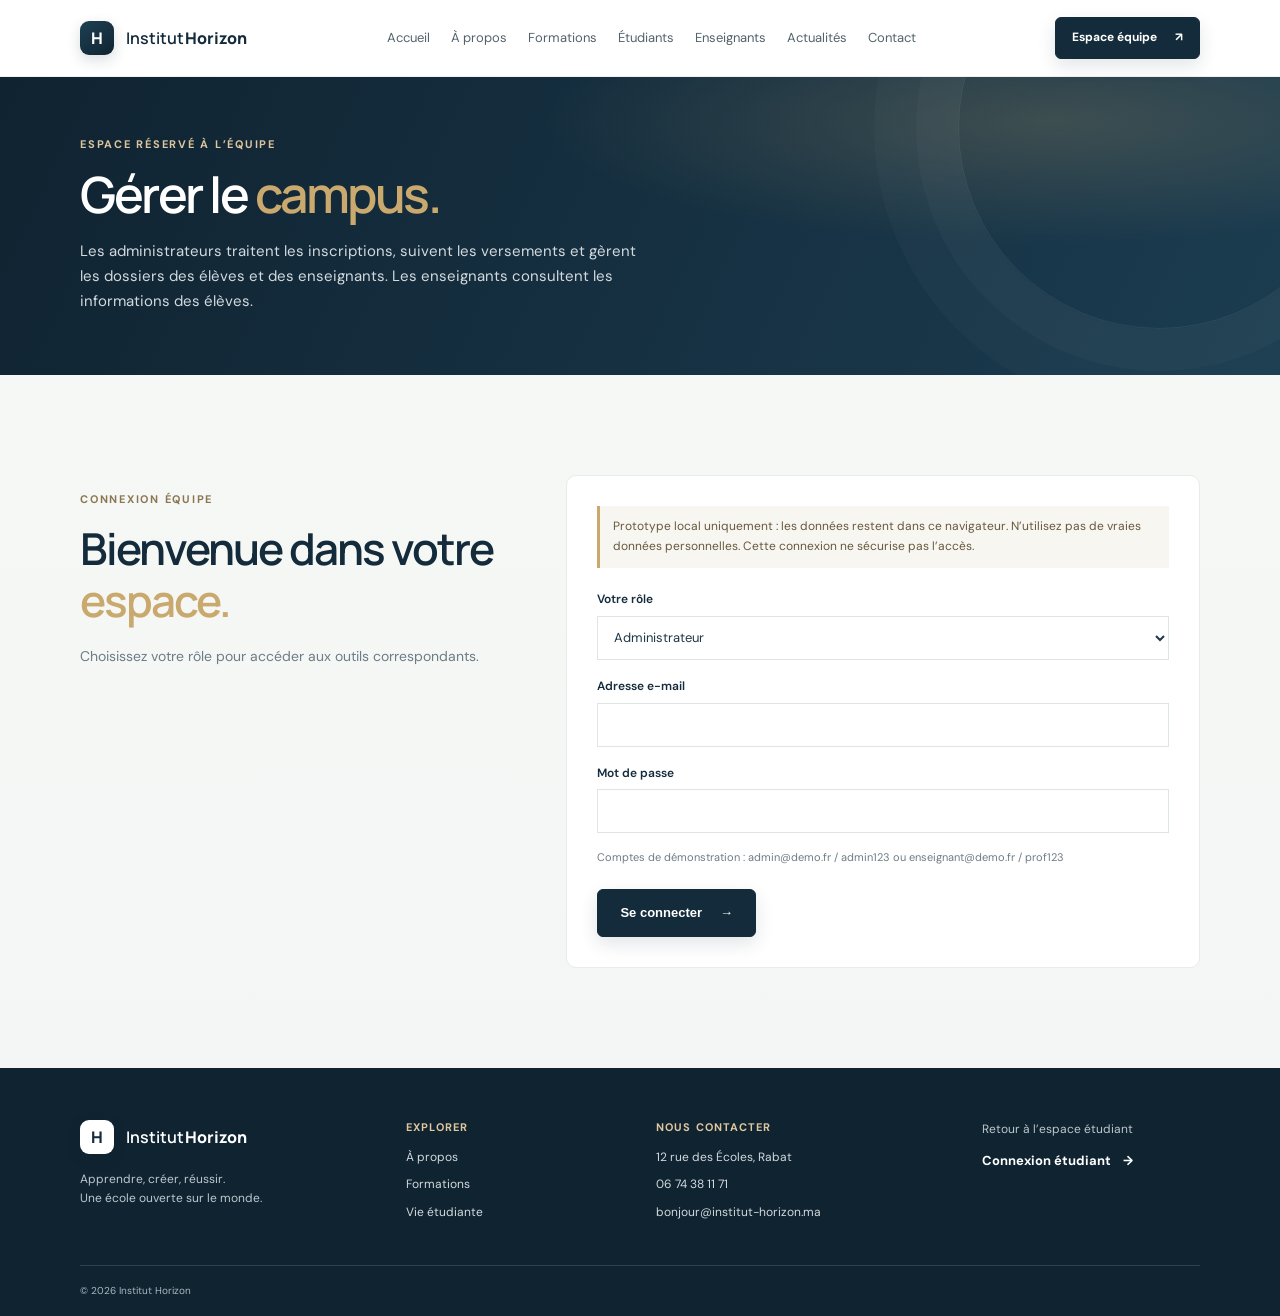
<file: administration.html>
<!DOCTYPE html>
<html lang="fr">
<head>
  <meta charset="UTF-8">
  <meta name="viewport" content="width=device-width, initial-scale=1.0">
  <meta name="description" content="Espace de démonstration pour gérer les inscriptions, les paiements, les élèves et les enseignants de l'Institut Horizon.">
  <title>Espace équipe — Institut Horizon</title>
  <link rel="stylesheet" href="style.css">
  <script src="administration.js" defer></script>
</head>
<body>
  <header class="site-header">
    <nav class="navbar container" aria-label="Navigation principale">
      <a class="brand" href="index.html"><span class="brand-mark">H</span> Institut <strong>Horizon</strong></a>
      <div class="nav-links">
        <a href="index.html">Accueil</a><a href="apropos.html">À propos</a><a href="formations.html">Formations</a>
        <a href="etudiants.html">Étudiants</a><a href="enseignants.html">Enseignants</a>
        <a href="actualites.html">Actualités</a><a href="contact.html">Contact</a>
      </div>
      <a class="button button-small active" href="administration.html">Espace équipe <span aria-hidden="true">↗</span></a>
    </nav>
  </header>
  <main>
    <section class="page-hero page-hero-compact">
      <div class="container">
        <p class="eyebrow eyebrow-light">Espace réservé à l’équipe</p>
        <h1>Gérer le <span>campus.</span></h1>
        <p>Les administrateurs traitent les inscriptions, suivent les versements et gèrent les dossiers des élèves et des enseignants. Les enseignants consultent les informations des élèves.</p>
      </div>
    </section>
    <section class="section section-soft">
      <div class="container">
        <div id="login-panel" class="portal-login">
          <div class="form-aside">
            <p class="eyebrow">Connexion équipe</p>
            <h2>Bienvenue dans votre <span>espace.</span></h2>
            <p>Choisissez votre rôle pour accéder aux outils correspondants.</p>
          </div>
          <form id="login-form" class="form-card" aria-label="Connexion de démonstration">
            <p class="portal-demo-notice">Prototype local uniquement : les données restent dans ce navigateur. N’utilisez pas de vraies données personnelles. Cette connexion ne sécurise pas l’accès.</p>
            <div class="form-field">
              <label for="role">Votre rôle</label>
              <select id="role" name="role">
                <option value="admin">Administrateur</option>
                <option value="teacher">Enseignant</option>
              </select>
            </div>
            <div class="form-field portal-field-spaced">
              <label for="login-email">Adresse e-mail</label>
              <input id="login-email" name="email" type="email" autocomplete="username" required>
            </div>
            <div class="form-field portal-field-spaced">
              <label for="login-password">Mot de passe</label>
              <input id="login-password" name="password" type="password" autocomplete="current-password" required>
            </div>
            <p class="portal-demo-credentials">Comptes de démonstration : admin@demo.fr / admin123 ou enseignant@demo.fr / prof123</p>
            <div class="form-actions">
              <button class="button" type="submit">Se connecter <span aria-hidden="true">→</span></button>
            </div>
            <p id="login-error" class="portal-error" role="alert" hidden></p>
          </form>
        </div>
        <section id="workspace" class="portal-workspace" aria-live="polite" hidden>
          <div class="portal-workspace-heading">
            <div><p class="eyebrow">Tableau de bord</p><h2 id="workspace-title">Espace équipe</h2></div>
            <button id="logout-button" class="button button-outline" type="button">Se déconnecter</button>
          </div>
          <p id="workspace-notice" class="portal-demo-notice">Prototype local : les modifications sont enregistrées dans ce navigateur uniquement, sans contrôle d’accès réel.</p>
          <div class="portal-tabs" role="tablist" aria-label="Dossiers à consulter">
            <button class="portal-tab active" id="students-tab" type="button" role="tab" aria-selected="true" aria-controls="students-panel">Élèves</button>
            <button class="portal-tab" id="teachers-tab" type="button" role="tab" aria-selected="false" aria-controls="teachers-panel">Enseignants</button>
            <button class="portal-tab admin-only" id="applications-tab" type="button" role="tab" aria-selected="false" aria-controls="applications-panel" hidden>Inscriptions</button>
            <button class="portal-tab admin-only" id="payments-tab" type="button" role="tab" aria-selected="false" aria-controls="payments-panel" hidden>Paiements</button>
          </div>
          <section id="students-panel" class="portal-record-panel" role="tabpanel" aria-labelledby="students-tab">
            <div class="portal-admin-top">
              <div><h3>Dossiers des élèves</h3><p>Informations pédagogiques et coordonnées.</p></div>
              <button id="add-student-button" class="button admin-only" type="button">＋ Inscrire un élève</button>
              <label class="portal-search-label" for="student-search">Rechercher un élève</label>
              <input class="portal-search" id="student-search" type="search" placeholder="Nom, identifiant, formation…">
            </div>
            <form id="student-form" class="portal-record-form" hidden>
              <h3 id="student-form-title">Ajouter un élève</h3>
              <input type="hidden" name="recordId">
              <div class="form-grid">
                <div class="form-field"><label for="student-name">Nom complet *</label><input id="student-name" name="name" required></div>
                <div class="form-field"><label for="student-code">Identifiant *</label><input id="student-code" name="code" required></div>
                <div class="form-field"><label for="student-email">E-mail</label><input id="student-email" name="email" type="email"></div>
                <div class="form-field"><label for="student-phone">Téléphone</label><input id="student-phone" name="phone" type="tel"></div>
                <div class="form-field"><label for="student-birth-date">Date de naissance</label><input id="student-birth-date" name="birthDate" type="date"></div>
                <div class="form-field"><label for="student-level">Niveau d’études</label><input id="student-level" name="level"></div>
                <div class="form-field"><label for="student-program">Formation</label><input id="student-program" name="program"></div>
                <div class="form-field"><label for="student-fee-due">Frais d’inscription (MAD)</label><input id="student-fee-due" name="feeDue" type="number" min="0" step="0.01" placeholder="0"></div>
                <div class="form-field form-field-wide"><label for="student-address">Adresse</label><input id="student-address" name="address"></div>
                <div class="form-field"><label for="student-grade">Moyenne / note</label><input id="student-grade" name="grade"></div>
                <div class="form-field"><label for="student-attendance">Présence</label><input id="student-attendance" name="attendance" placeholder="Ex. 95 %"></div>
                <div class="form-field form-field-wide"><label for="student-application-message">Projet / demande d’inscription</label><textarea id="student-application-message" name="applicationMessage" rows="3"></textarea></div>
                <div class="form-field form-field-wide"><label for="student-notes">Observations</label><textarea id="student-notes" name="notes" rows="3"></textarea></div>
              </div>
              <div class="form-actions">
                <button class="button" type="submit">Enregistrer l’élève</button>
                <button id="cancel-student-edit" class="button button-outline" type="button">Annuler</button>
              </div>
              <p id="student-error" class="portal-error" role="alert" hidden></p>
            </form>
            <div class="portal-table-wrap">
              <table class="portal-table">
                <thead><tr><th>Élève</th><th>Identifiant</th><th>E-mail</th><th>Téléphone</th><th>Date de naissance</th><th>Niveau</th><th>Adresse</th><th>Formation</th><th>Note</th><th>Présence</th><th>Projet / demande</th><th>Observations</th><th class="admin-only">Actions</th></tr></thead>
                <tbody id="students-list"></tbody>
              </table>
              <p id="students-empty" class="portal-empty" hidden>Aucun élève trouvé.</p>
            </div>
          </section>
          <section id="applications-panel" class="portal-record-panel" role="tabpanel" aria-labelledby="applications-tab" hidden>
            <div class="portal-admin-top">
              <div><h3>Demandes d’inscription</h3><p>Consultez les candidatures reçues et inscrivez les candidats retenus.</p></div>
            </div>
            <p id="applications-feedback" class="portal-feedback" role="status" hidden></p>
            <div class="portal-table-wrap">
              <table class="portal-table">
                <thead><tr><th>Candidat</th><th>Coordonnées</th><th>Formation</th><th>Niveau</th><th>Reçue le</th><th>Détails</th><th>Statut</th><th>Actions</th></tr></thead>
                <tbody id="applications-list"></tbody>
              </table>
              <p id="applications-empty" class="portal-empty" hidden>Aucune demande d’inscription pour le moment.</p>
            </div>
          </section>
          <section id="payments-panel" class="portal-record-panel" role="tabpanel" aria-labelledby="payments-tab" hidden>
            <div class="portal-admin-top">
              <div><h3>Frais d’inscription et versements</h3><p>Montant d’inscription, sommes reçues et solde restant par élève — en MAD.</p></div>
              <button id="add-payment-button" class="button" type="button">＋ Enregistrer un versement</button>
            </div>
            <p class="portal-demo-notice">Suivi de démonstration réservé à l’administration. Les versements ne sont enregistrés que dans ce navigateur.</p>
            <form id="payment-form" class="portal-record-form" hidden>
              <h3>Enregistrer un versement</h3>
              <div class="form-grid">
                <div class="form-field"><label for="payment-student">Élève *</label><select id="payment-student" name="studentId" required></select></div>
                <div class="form-field"><label for="payment-amount">Montant reçu (MAD) *</label><input id="payment-amount" name="amount" type="number" min="0.01" step="0.01" required></div>
                <div class="form-field"><label for="payment-date">Date du versement *</label><input id="payment-date" name="date" type="date" required></div>
                <div class="form-field"><label for="payment-method">Mode de paiement</label><select id="payment-method" name="method"><option value="">Non précisé</option><option>Espèces</option><option>Virement</option><option>Carte bancaire</option><option>Chèque</option><option>Autre</option></select></div>
                <div class="form-field form-field-wide"><label for="payment-reference">Référence / remarque</label><input id="payment-reference" name="reference"></div>
              </div>
              <div class="form-actions">
                <button class="button" type="submit">Enregistrer le versement</button>
                <button id="cancel-payment" class="button button-outline" type="button">Annuler</button>
              </div>
              <p id="payment-error" class="portal-error" role="alert" hidden></p>
            </form>
            <div class="portal-table-wrap">
              <table class="portal-table">
                <thead><tr><th>Élève</th><th>Identifiant</th><th>Frais dus</th><th>Total versé</th><th>Solde restant</th><th>Historique des versements</th><th>Actions</th></tr></thead>
                <tbody id="payments-list"></tbody>
              </table>
              <p id="payments-empty" class="portal-empty" hidden>Aucun élève enregistré.</p>
            </div>
          </section>
          <section id="teachers-panel" class="portal-record-panel" role="tabpanel" aria-labelledby="teachers-tab" hidden>
            <div class="portal-admin-top">
              <div><h3>Dossiers des enseignants</h3><p>Gestion réservée aux administrateurs.</p></div>
              <button id="add-teacher-button" class="button admin-only" type="button">＋ Ajouter un enseignant</button>
            </div>
            <form id="teacher-form" class="portal-record-form" hidden>
              <h3 id="teacher-form-title">Ajouter un enseignant</h3>
              <input type="hidden" name="recordId">
              <div class="form-grid">
                <div class="form-field"><label for="teacher-name">Nom complet *</label><input id="teacher-name" name="name" required></div>
                <div class="form-field"><label for="teacher-email">E-mail *</label><input id="teacher-email" name="email" type="email" required></div>
                <div class="form-field"><label for="teacher-phone">Téléphone</label><input id="teacher-phone" name="phone" type="tel"></div>
                <div class="form-field"><label for="teacher-subject">Matière / spécialité *</label><input id="teacher-subject" name="subject" required></div>
              </div>
              <div class="form-actions">
                <button class="button" type="submit">Enregistrer l’enseignant</button>
                <button id="cancel-teacher-edit" class="button button-outline" type="button">Annuler</button>
              </div>
              <p id="teacher-error" class="portal-error" role="alert" hidden></p>
            </form>
            <div class="portal-table-wrap">
              <table class="portal-table">
                <thead><tr><th>Enseignant</th><th>E-mail</th><th>Téléphone</th><th>Matière / spécialité</th><th class="admin-only">Actions</th></tr></thead>
                <tbody id="teachers-list"></tbody>
              </table>
              <p id="teachers-empty" class="portal-empty" hidden>Aucun enseignant enregistré.</p>
            </div>
          </section>
        </section>
      </div>
    </section>
  </main>
  <footer class="site-footer">
    <div class="container footer-main">
      <div><a class="brand brand-footer" href="index.html"><span class="brand-mark">H</span> Institut <strong>Horizon</strong></a><p>Apprendre, créer, réussir.<br>Une école ouverte sur le monde.</p></div>
      <div class="footer-links"><h2>Explorer</h2><a href="apropos.html">À propos</a><a href="formations.html">Formations</a><a href="etudiants.html">Vie étudiante</a></div>
      <div class="footer-links"><h2>Nous contacter</h2><a href="contact.html">12 rue des Écoles, Rabat</a><a href="tel:+2120674381171">06 74 38 11 71</a><a href="mailto:bonjour@institut-horizon.ma">bonjour@institut-horizon.ma</a></div>
      <div class="footer-apply"><p>Retour à l’espace étudiant</p><a class="text-link text-link-light" href="connexion.html">Connexion étudiant <span aria-hidden="true">→</span></a></div>
    </div>
    <div class="container footer-bottom"><span>© 2026 Institut Horizon</span></div>
  </footer>
</body>
</html>
</file>
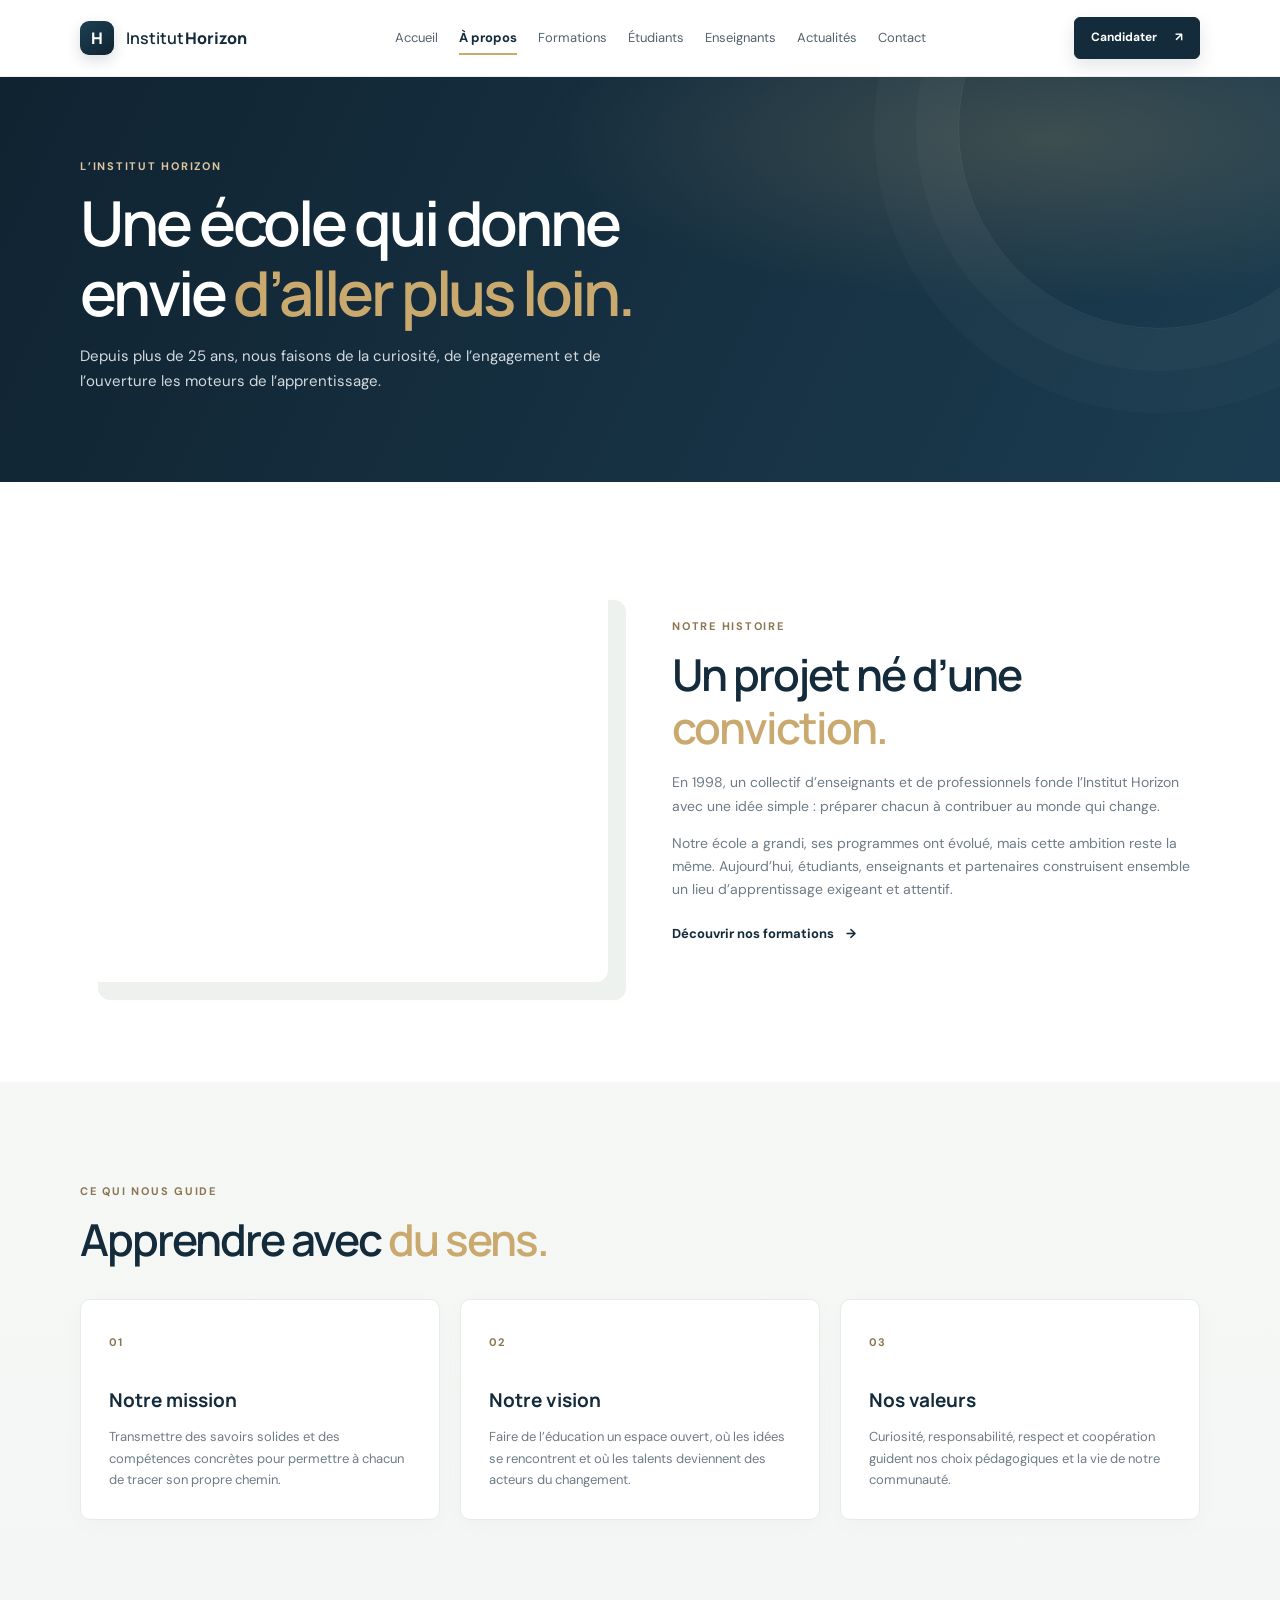
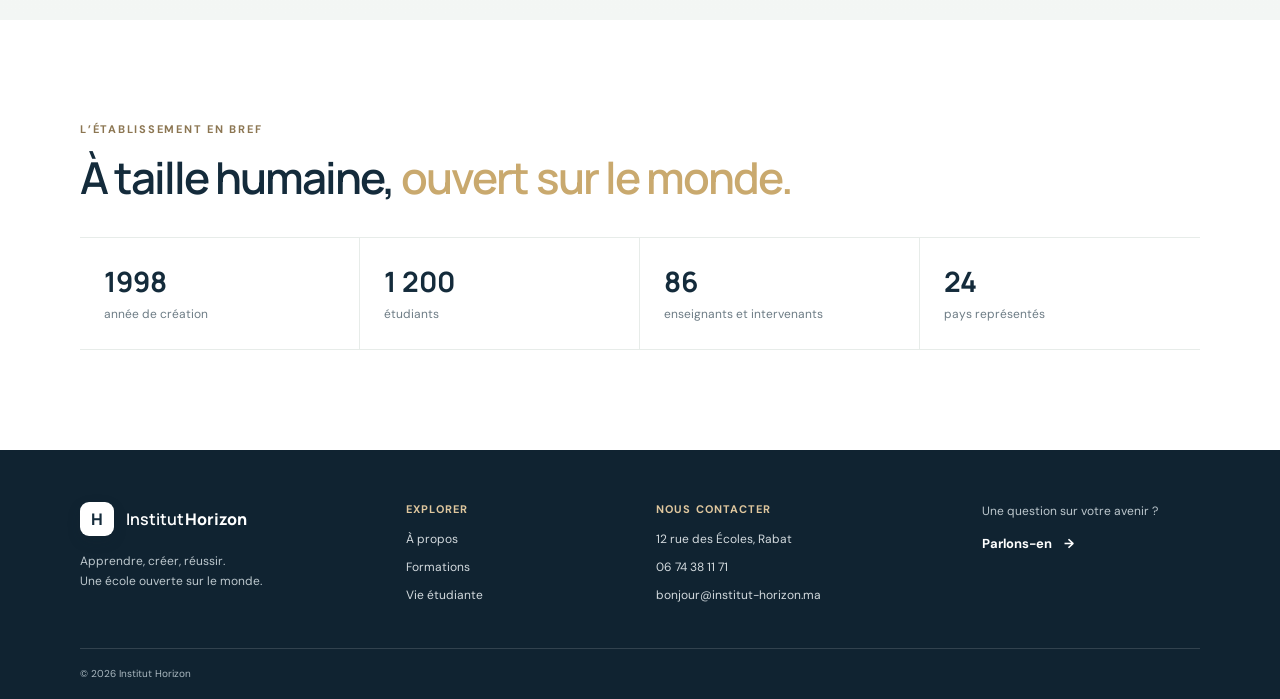
<file: apropos.html>
<!DOCTYPE html>
<html lang="fr">
<head>
  <meta charset="UTF-8">
  <meta name="viewport" content="width=device-width, initial-scale=1.0">
  <meta name="description" content="Découvrez l'histoire, la mission et les valeurs de l'Institut Horizon.">
  <title>À propos — Institut Horizon</title>
  <link rel="stylesheet" href="style.css">
</head>
<body>
  <header class="site-header"><nav class="navbar container" aria-label="Navigation principale">
    <a class="brand" href="index.html"><span class="brand-mark">H</span> Institut <strong>Horizon</strong></a>
    <div class="nav-links"><a href="index.html">Accueil</a><a class="active" href="apropos.html">À propos</a><a href="formations.html">Formations</a><a href="etudiants.html">Étudiants</a><a href="enseignants.html">Enseignants</a><a href="actualites.html">Actualités</a><a href="contact.html">Contact</a></div>
    <a class="button button-small" href="inscription.html">Candidater <span aria-hidden="true">↗</span></a>
  </nav></header>
  <main>
    <section class="page-hero"><div class="container"><p class="eyebrow eyebrow-light">L’Institut Horizon</p><h1>Une école qui donne<br>envie <span>d’aller plus loin.</span></h1><p>Depuis plus de 25 ans, nous faisons de la curiosité, de l’engagement et de l’ouverture les moteurs de l’apprentissage.</p></div></section>
    <section class="section container story-grid">
      <div class="story-image" role="img" aria-label="Un campus ouvert et accueillant"></div>
      <div class="story-copy"><p class="eyebrow">Notre histoire</p><h2>Un projet né d’une <span>conviction.</span></h2><p>En 1998, un collectif d’enseignants et de professionnels fonde l’Institut Horizon avec une idée simple : préparer chacun à contribuer au monde qui change.</p><p>Notre école a grandi, ses programmes ont évolué, mais cette ambition reste la même. Aujourd’hui, étudiants, enseignants et partenaires construisent ensemble un lieu d’apprentissage exigeant et attentif.</p><a class="text-link" href="formations.html">Découvrir nos formations <span aria-hidden="true">→</span></a></div>
    </section>
    <section class="section section-soft"><div class="container">
      <div class="section-heading"><div><p class="eyebrow">Ce qui nous guide</p><h2>Apprendre avec <span>du sens.</span></h2></div></div>
      <div class="card-grid three-columns">
        <article class="value-card"><span>01</span><h3>Notre mission</h3><p>Transmettre des savoirs solides et des compétences concrètes pour permettre à chacun de tracer son propre chemin.</p></article>
        <article class="value-card"><span>02</span><h3>Notre vision</h3><p>Faire de l’éducation un espace ouvert, où les idées se rencontrent et où les talents deviennent des acteurs du changement.</p></article>
        <article class="value-card"><span>03</span><h3>Nos valeurs</h3><p>Curiosité, responsabilité, respect et coopération guident nos choix pédagogiques et la vie de notre communauté.</p></article>
      </div>
    </div></section>
    <section class="section container"><div class="section-heading"><div><p class="eyebrow">L’établissement en bref</p><h2>À taille humaine, <span>ouvert sur le monde.</span></h2></div></div>
      <div class="fact-grid"><div><strong>1998</strong><span>année de création</span></div><div><strong>1 200</strong><span>étudiants</span></div><div><strong>86</strong><span>enseignants et intervenants</span></div><div><strong>24</strong><span>pays représentés</span></div></div>
    </section>
  </main>
  <footer class="site-footer"><div class="container footer-main">
    <div><a class="brand brand-footer" href="index.html"><span class="brand-mark">H</span> Institut <strong>Horizon</strong></a><p>Apprendre, créer, réussir.<br>Une école ouverte sur le monde.</p></div>
    <div class="footer-links"><h2>Explorer</h2><a href="apropos.html">À propos</a><a href="formations.html">Formations</a><a href="etudiants.html">Vie étudiante</a></div>
    <div class="footer-links"><h2>Nous contacter</h2><a href="contact.html">12 rue des Écoles, Rabat</a><a href="tel:+212 06 74 38 11 71">06 74 38 11 71</a><a href="mailto:bonjour@institut-horizon.ma">bonjour@institut-horizon.ma</a></div>
    <div class="footer-apply"><p>Une question sur votre avenir ?</p><a class="text-link text-link-light" href="contact.html">Parlons-en <span aria-hidden="true">→</span></a></div>
  </div><div class="container footer-bottom"><span>© 2026 Institut Horizon</span></div></footer>
</body>
</html>
</file>
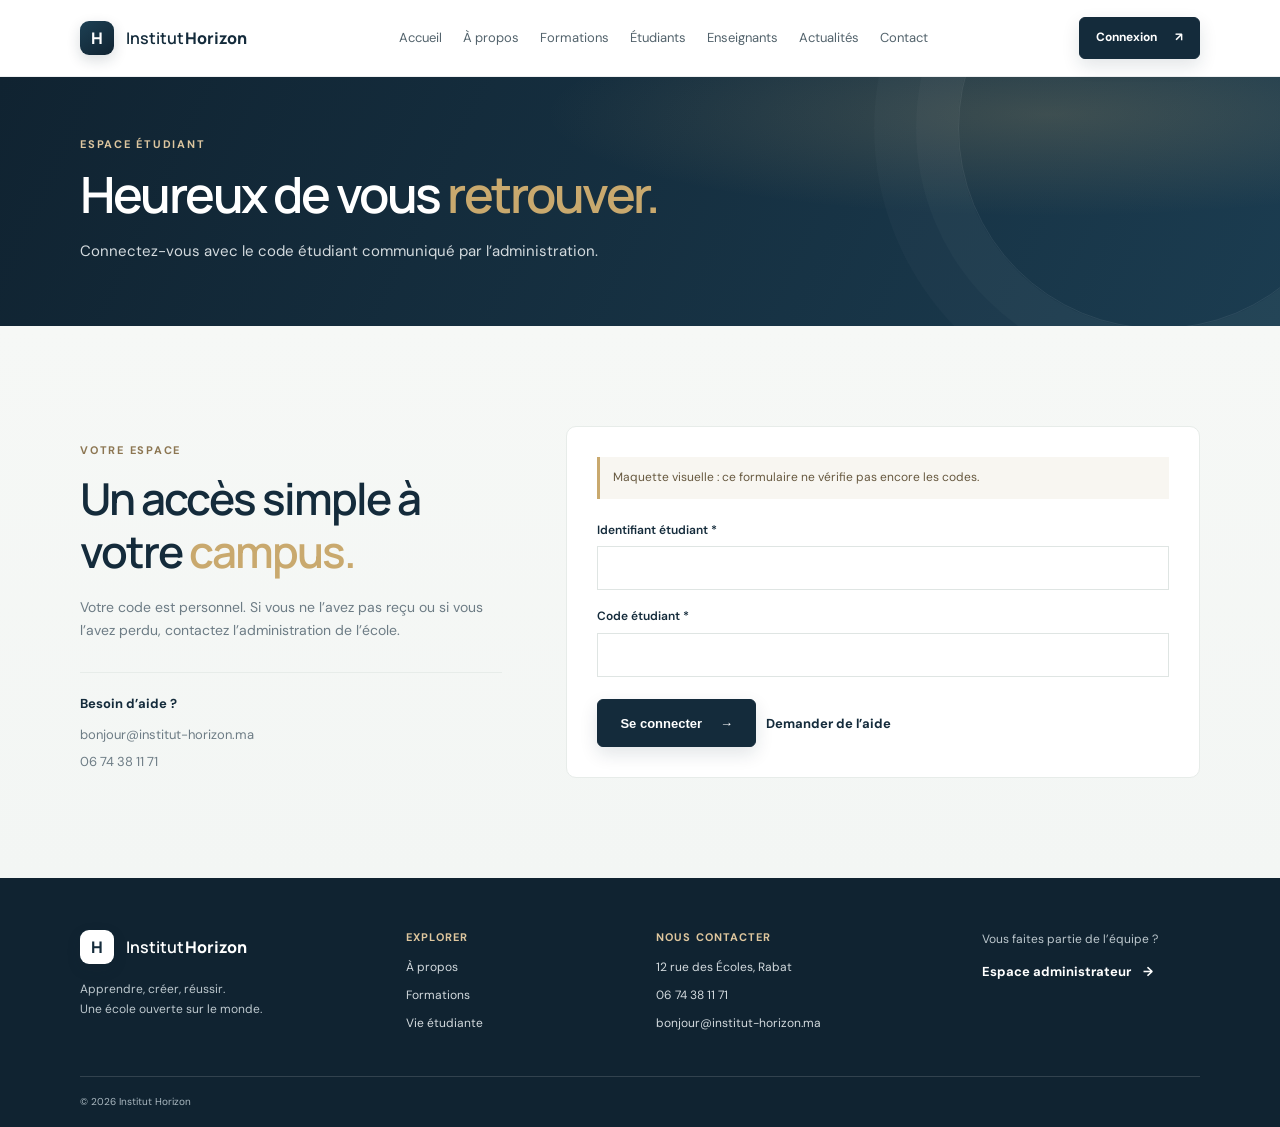
<file: connexion.html>
<!DOCTYPE html>
<html lang="fr">
<head>
  <meta charset="UTF-8">
  <meta name="viewport" content="width=device-width, initial-scale=1.0">
  <meta name="description" content="Maquette de connexion à l'espace étudiant de l'Institut Horizon.">
  <title>Connexion étudiant — Institut Horizon</title>
  <link rel="stylesheet" href="style.css">
</head>
<body>
  <header class="site-header">
    <nav class="navbar container" aria-label="Navigation principale">
      <a class="brand" href="index.html"><span class="brand-mark">H</span> Institut <strong>Horizon</strong></a>
      <div class="nav-links">
        <a href="index.html">Accueil</a><a href="apropos.html">À propos</a><a href="formations.html">Formations</a>
        <a href="etudiants.html">Étudiants</a><a href="enseignants.html">Enseignants</a>
        <a href="actualites.html">Actualités</a><a href="contact.html">Contact</a>
      </div>
      <a class="button button-small active" href="connexion.html">Connexion <span aria-hidden="true">↗</span></a>
    </nav>
  </header>
  <main>
    <section class="page-hero page-hero-compact">
      <div class="container">
        <p class="eyebrow eyebrow-light">Espace étudiant</p>
        <h1>Heureux de vous <span>retrouver.</span></h1>
        <p>Connectez-vous avec le code étudiant communiqué par l’administration.</p>
      </div>
    </section>
    <section class="section section-soft">
      <div class="container portal-layout">
        <div class="form-aside">
          <p class="eyebrow">Votre espace</p>
          <h2>Un accès simple à votre <span>campus.</span></h2>
          <p>Votre code est personnel. Si vous ne l’avez pas reçu ou si vous l’avez perdu, contactez l’administration de l’école.</p>
          <div class="aside-contact">
            <strong>Besoin d’aide ?</strong>
            <a href="mailto:bonjour@institut-horizon.ma">bonjour@institut-horizon.ma</a>
            <a href="tel:+2120674381171">06 74 38 11 71</a>
          </div>
        </div>
        <form class="form-card" aria-label="Formulaire de connexion étudiant">
          <p class="portal-demo-notice">Maquette visuelle : ce formulaire ne vérifie pas encore les codes.</p>
          <div class="form-field">
            <label for="identifiant-etudiant">Identifiant étudiant *</label>
            <input id="identifiant-etudiant" name="identifiant" autocomplete="username" required>
          </div>
          <div class="form-field portal-field-spaced">
            <label for="code-etudiant">Code étudiant *</label>
            <input id="code-etudiant" name="code" type="password" autocomplete="current-password" required>
          </div>
          <div class="form-actions">
            <button class="button" type="button">Se connecter <span aria-hidden="true">→</span></button>
            <a class="text-link" href="mailto:bonjour@institut-horizon.ma">Demander de l’aide</a>
          </div>
        </form>
      </div>
    </section>
  </main>
  <footer class="site-footer">
    <div class="container footer-main">
      <div><a class="brand brand-footer" href="index.html"><span class="brand-mark">H</span> Institut <strong>Horizon</strong></a><p>Apprendre, créer, réussir.<br>Une école ouverte sur le monde.</p></div>
      <div class="footer-links"><h2>Explorer</h2><a href="apropos.html">À propos</a><a href="formations.html">Formations</a><a href="etudiants.html">Vie étudiante</a></div>
      <div class="footer-links"><h2>Nous contacter</h2><a href="contact.html">12 rue des Écoles, Rabat</a><a href="tel:+2120674381171">06 74 38 11 71</a><a href="mailto:bonjour@institut-horizon.ma">bonjour@institut-horizon.ma</a></div>
      <div class="footer-apply"><p>Vous faites partie de l’équipe ?</p><a class="text-link text-link-light" href="administration.html">Espace administrateur <span aria-hidden="true">→</span></a></div>
    </div>
    <div class="container footer-bottom"><span>© 2026 Institut Horizon</span></div>
  </footer>
</body>
</html>
</file>
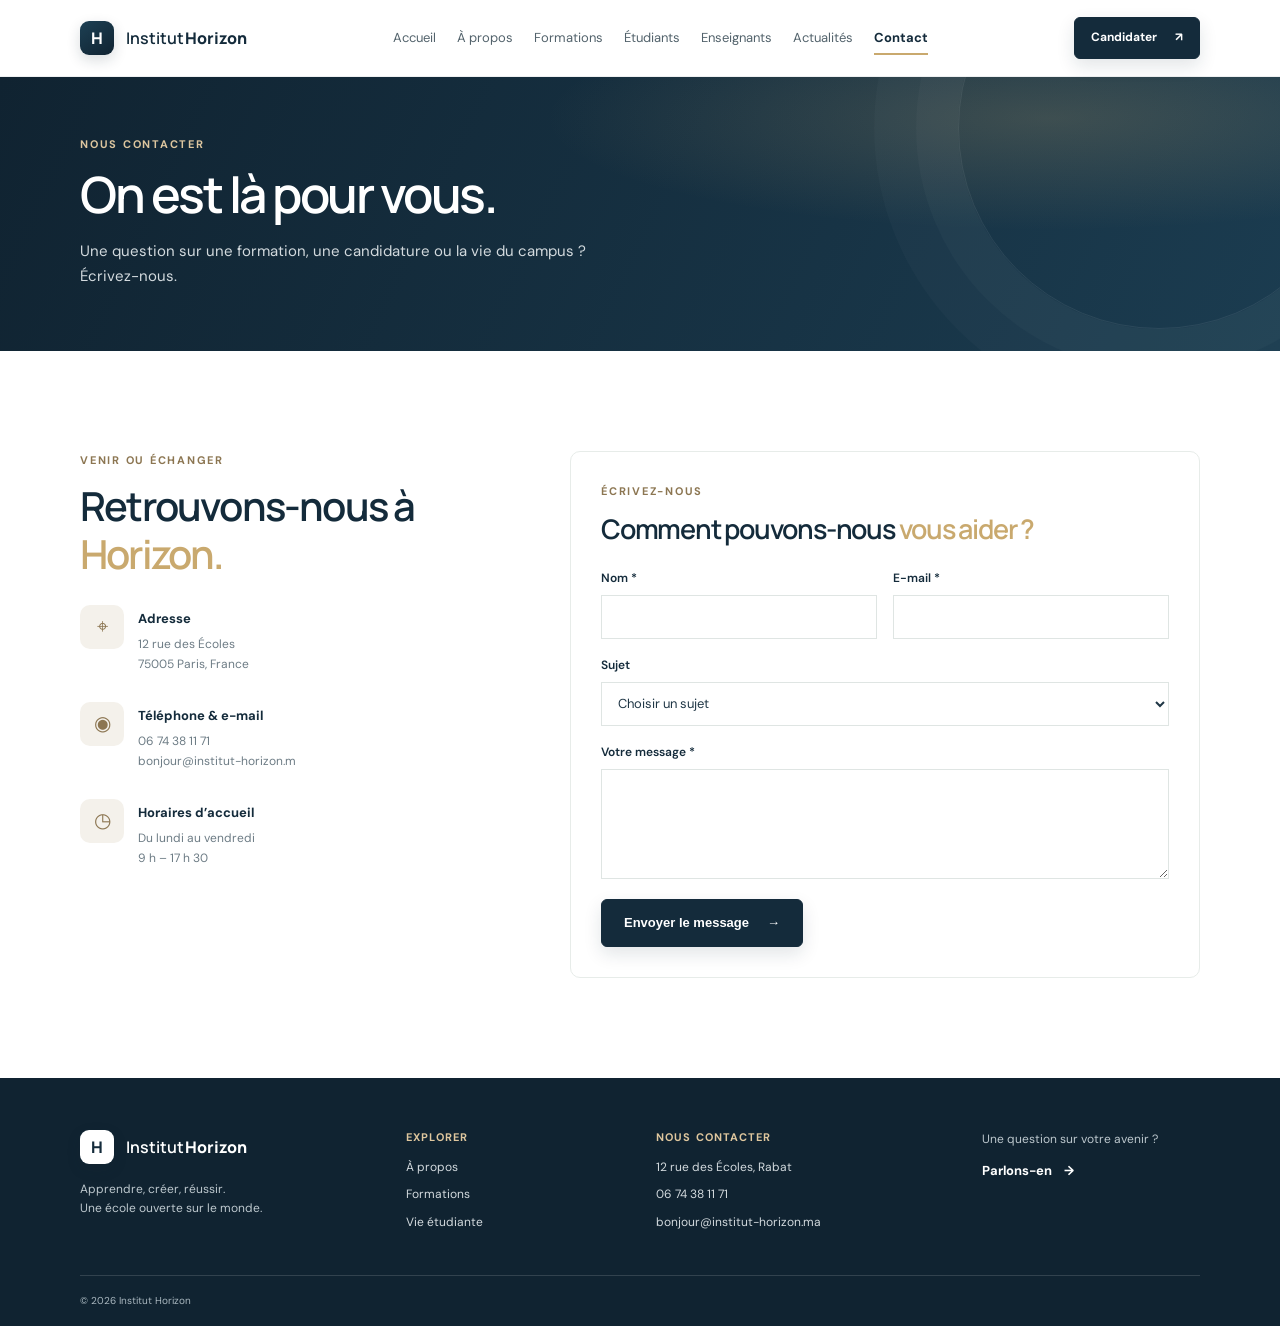
<file: contact.html>
<!DOCTYPE html>
<html lang="fr">
<head>
  <meta charset="UTF-8">
  <meta name="viewport" content="width=device-width, initial-scale=1.0">
  <meta name="description" content="Contactez l'Institut Horizon et retrouvez les informations pratiques du campus.">
  <title>Contact — Institut Horizon</title>
  <link rel="stylesheet" href="style.css">
</head>
<body>
  <header class="site-header">
    <nav class="navbar container" aria-label="Navigation principale">
    <a class="brand" href="index.html"><span class="brand-mark">H</span> Institut <strong>Horizon</strong></a>
    <div class="nav-links">
      <a href="index.html">Accueil</a>
      <a href="apropos.html">À propos</a>
      <a href="formations.html">Formations</a>
      <a href="etudiants.html">Étudiants</a>
      <a href="enseignants.html">Enseignants</a>
      <a href="actualites.html">Actualités</a>
      <a class="active" href="contact.html">Contact</a>
    </div>
    <a class="button button-small" href="inscription.html">Candidater <span aria-hidden="true">↗</span></a>
  </nav></header>
  <main>
    <section class="page-hero page-hero-compact"><div class="container"><p class="eyebrow eyebrow-light">Nous contacter</p><h1>On est là pour vous.</h1><p>Une question sur une formation, une candidature ou la vie du campus ? Écrivez-nous.</p></div></section>
    <section class="section container contact-layout">
      <div class="contact-details"><p class="eyebrow">Venir ou échanger</p><h2>Retrouvons-nous à <span>Horizon.</span></h2>
        <div class="contact-detail"><span class="service-icon">⌖</span><div><strong>Adresse</strong><p>12 rue des Écoles<br>75005 Paris, France</p></div></div>
        <div class="contact-detail"><span class="service-icon">◉</span><div><strong>Téléphone &amp; e-mail</strong><p><a href="tel:+212 06 74 38 11 71">06 74 38 11 71</a><br><a href="mailto:bonjour@institut-horizon.ma">bonjour@institut-horizon.m</a></p></div></div>
        <div class="contact-detail"><span class="service-icon">◷</span><div><strong>Horaires d’accueil</strong><p>Du lundi au vendredi<br>9 h – 17 h 30</p></div></div>
      </div>
      <form class="form-card contact-form"><p class="eyebrow">Écrivez-nous</p><h2>Comment pouvons-nous <span>vous aider ?</span></h2>
        <div class="form-grid">
          <div class="form-field"><label for="contact-nom">Nom *</label><input id="contact-nom" name="nom" autocomplete="name" required></div>
          <div class="form-field"><label for="contact-email">E-mail *</label><input id="contact-email" name="email" type="email" autocomplete="email" required></div>
          <div class="form-field form-field-wide"><label for="sujet">Sujet</label><select id="sujet" name="sujet"><option>Choisir un sujet</option><option>Formations</option><option>Admissions</option><option>Vie étudiante</option><option>Autre demande</option></select></div>
          <div class="form-field form-field-wide"><label for="contact-message">Votre message *</label><textarea id="contact-message" name="message" rows="5" required></textarea></div>
        </div>
        <button class="button" type="button">Envoyer le message <span aria-hidden="true">→</span></button>
      </form>
    </section>
  </main>
  <footer class="site-footer"><div class="container footer-main">
    <div><a class="brand brand-footer" href="index.html"><span class="brand-mark">H</span> Institut <strong>Horizon</strong></a><p>Apprendre, créer, réussir.<br>Une école ouverte sur le monde.</p></div>
    <div class="footer-links"><h2>Explorer</h2><a href="apropos.html">À propos</a><a href="formations.html">Formations</a><a href="etudiants.html">Vie étudiante</a></div>
    <div class="footer-links"><h2>Nous contacter</h2><a href="contact.html">12 rue des Écoles, Rabat</a><a href="tel:+212 06 74 38 11 71">06 74 38 11 71</a><a href="mailto:bonjour@institut-horizon.ma">bonjour@institut-horizon.ma</a></div>
    <div class="footer-apply"><p>Une question sur votre avenir ?</p><a class="text-link text-link-light" href="contact.html">Parlons-en <span aria-hidden="true">→</span></a></div>
  </div><div class="container footer-bottom"><span>© 2026 Institut Horizon</span></div></footer>
</body>
</html>
</file>
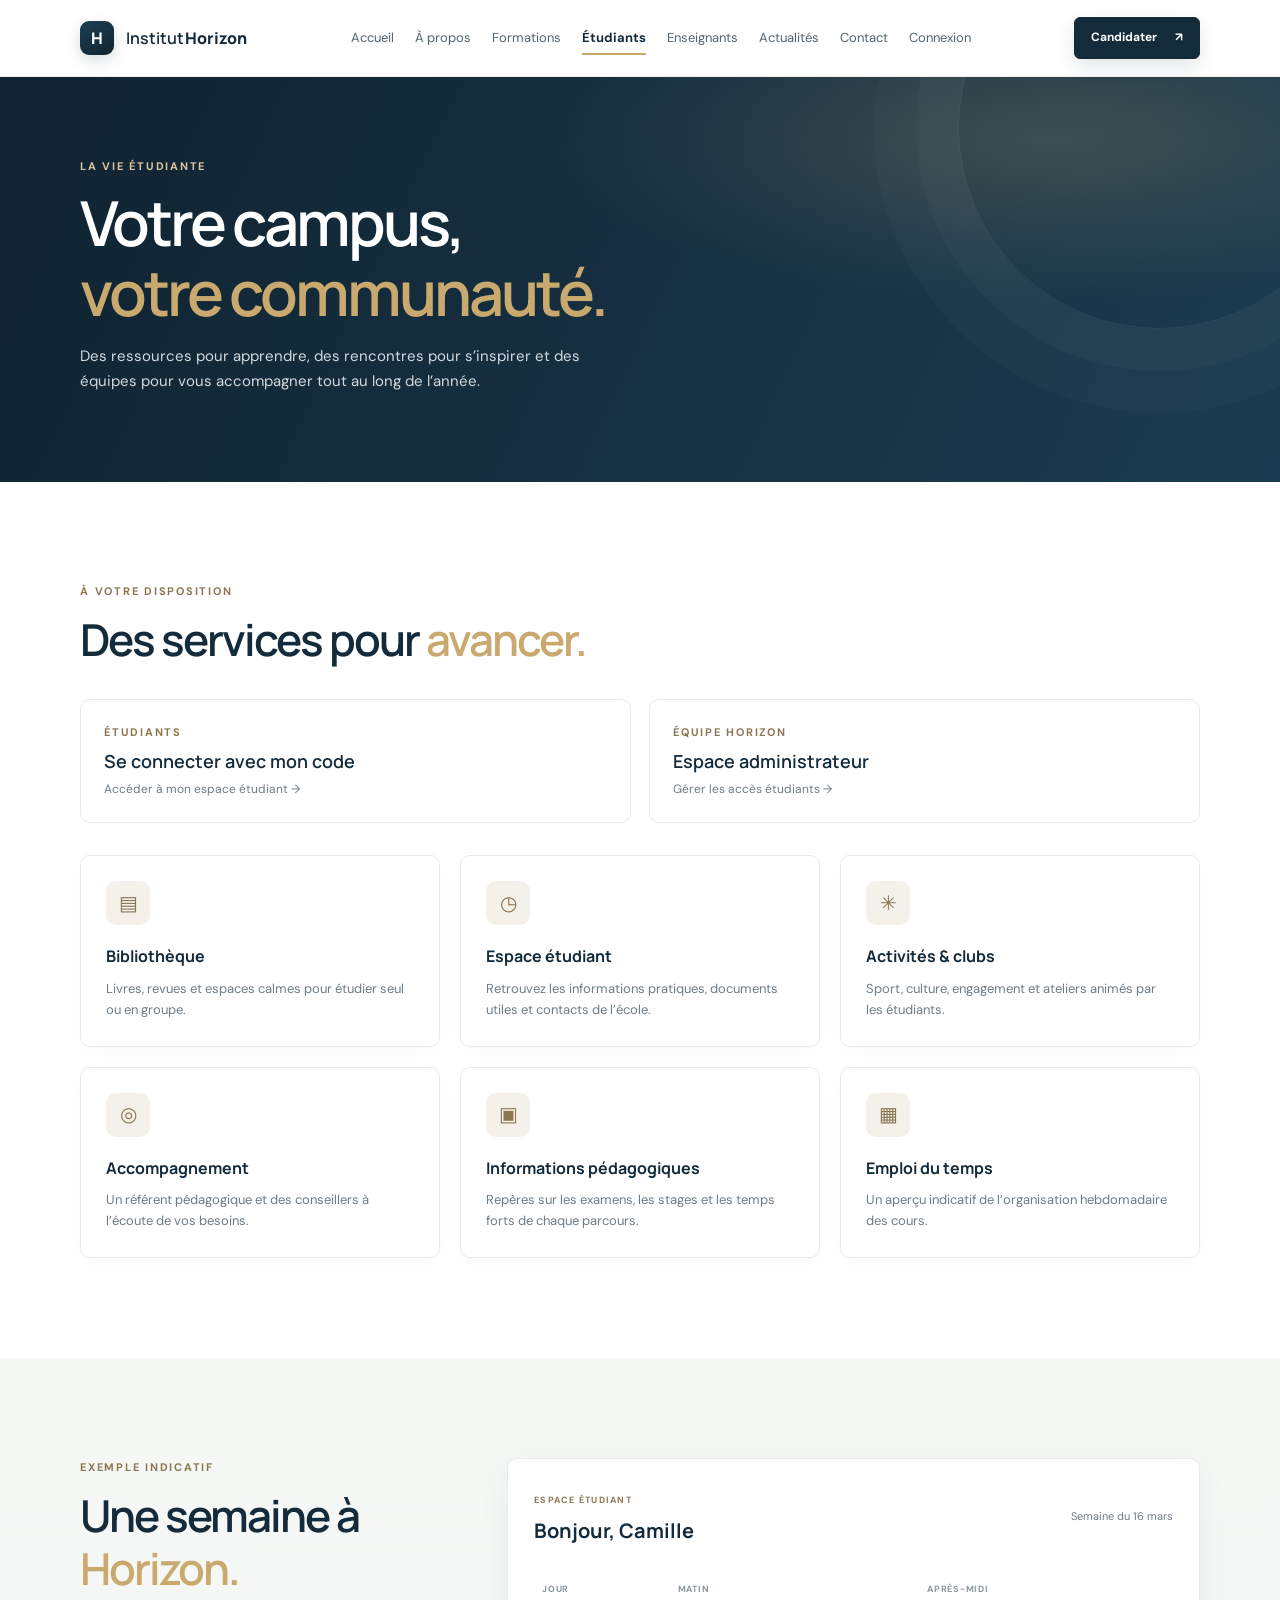
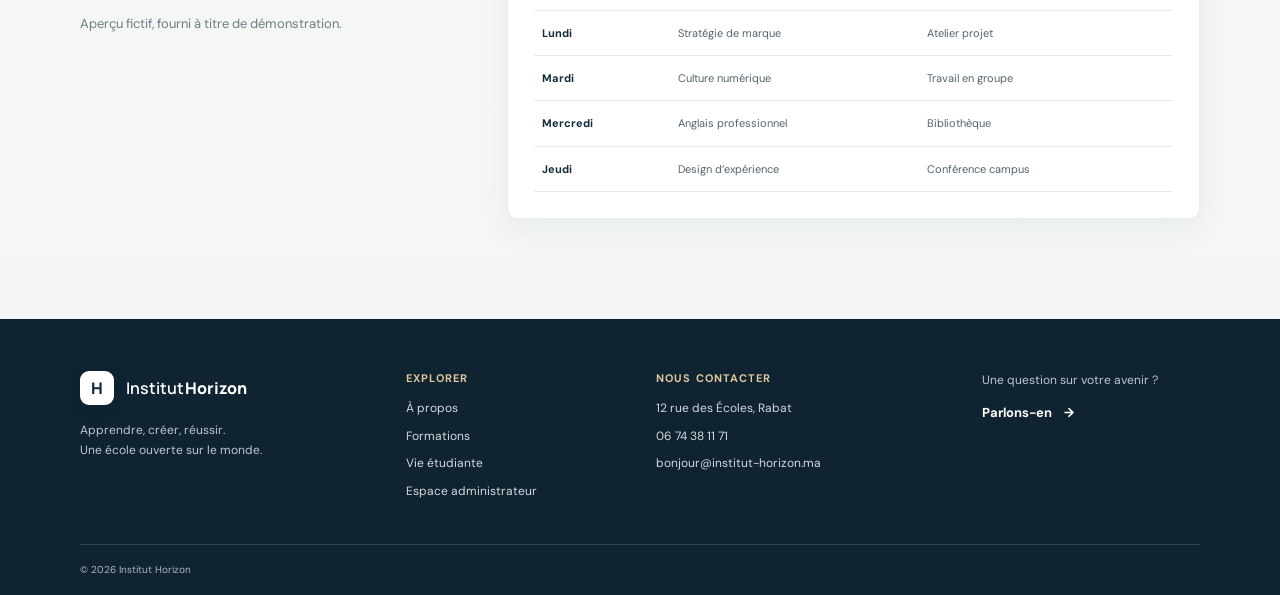
<file: etudiants.html>
<!DOCTYPE html>
<html lang="fr">
<head>
  <meta charset="UTF-8">
  <meta name="viewport" content="width=device-width, initial-scale=1.0">
  <meta name="description" content="Retrouvez les services et les ressources proposés aux étudiants de l'Institut Horizon.">
  <title>Étudiants — Institut Horizon</title>
  <link rel="stylesheet" href="style.css">
</head>
<body>
  <header class="site-header"><nav class="navbar container" aria-label="Navigation principale">
    <a class="brand" href="index.html"><span class="brand-mark">H</span> Institut <strong>Horizon</strong></a>
    <div class="nav-links"><a href="index.html">Accueil</a><a href="apropos.html">À propos</a><a href="formations.html">Formations</a><a class="active" href="etudiants.html">Étudiants</a><a href="enseignants.html">Enseignants</a><a href="actualites.html">Actualités</a><a href="contact.html">Contact</a><a href="connexion.html">Connexion</a></div>
    <a class="button button-small" href="inscription.html">Candidater <span aria-hidden="true">↗</span></a>
  </nav></header>
  <main>
    <section class="page-hero"><div class="container"><p class="eyebrow eyebrow-light">La vie étudiante</p><h1>Votre campus,<br><span>votre communauté.</span></h1><p>Des ressources pour apprendre, des rencontres pour s’inspirer et des équipes pour vous accompagner tout au long de l’année.</p></div></section>
    <section class="section container"><div class="section-heading"><div><p class="eyebrow">À votre disposition</p><h2>Des services pour <span>avancer.</span></h2></div></div>
      <div class="portal-links">
        <a class="portal-link-card" href="connexion.html"><span class="eyebrow">Étudiants</span><strong>Se connecter avec mon code</strong><span>Accéder à mon espace étudiant →</span></a>
        <a class="portal-link-card" href="administration.html"><span class="eyebrow">Équipe Horizon</span><strong>Espace administrateur</strong><span>Gérer les accès étudiants →</span></a>
      </div>
      <div class="card-grid three-columns">
        <article class="service-card"><span class="service-icon">▤</span><h3>Bibliothèque</h3><p>Livres, revues et espaces calmes pour étudier seul ou en groupe.</p></article>
        <article class="service-card"><span class="service-icon">◷</span><h3>Espace étudiant</h3><p>Retrouvez les informations pratiques, documents utiles et contacts de l’école.</p></article>
        <article class="service-card"><span class="service-icon">✳</span><h3>Activités &amp; clubs</h3><p>Sport, culture, engagement et ateliers animés par les étudiants.</p></article>
        <article class="service-card"><span class="service-icon">◎</span><h3>Accompagnement</h3><p>Un référent pédagogique et des conseillers à l’écoute de vos besoins.</p></article>
        <article class="service-card"><span class="service-icon">▣</span><h3>Informations pédagogiques</h3><p>Repères sur les examens, les stages et les temps forts de chaque parcours.</p></article>
        <article class="service-card"><span class="service-icon">▦</span><h3>Emploi du temps</h3><p>Un aperçu indicatif de l’organisation hebdomadaire des cours.</p></article>
      </div>
    </section>
    <section class="section section-soft"><div class="container dashboard-wrap">
      <div><p class="eyebrow">Exemple indicatif</p><h2>Une semaine à <span>Horizon.</span></h2><p class="dashboard-note">Aperçu fictif, fourni à titre de démonstration.</p></div>
      <div class="dashboard">
        <div class="dashboard-top"><div><span class="dashboard-label">ESPACE ÉTUDIANT</span><h3>Bonjour, Camille</h3></div><span class="dashboard-date">Semaine du 16 mars</span></div>
        <div class="schedule-row schedule-head"><span>JOUR</span><span>MATIN</span><span>APRÈS-MIDI</span></div>
        <div class="schedule-row"><strong>Lundi</strong><span>Stratégie de marque</span><span>Atelier projet</span></div>
        <div class="schedule-row"><strong>Mardi</strong><span>Culture numérique</span><span>Travail en groupe</span></div>
        <div class="schedule-row"><strong>Mercredi</strong><span>Anglais professionnel</span><span>Bibliothèque</span></div>
        <div class="schedule-row"><strong>Jeudi</strong><span>Design d’expérience</span><span>Conférence campus</span></div>
      </div>
    </div></section>
  </main>
  <footer class="site-footer"><div class="container footer-main">
    <div><a class="brand brand-footer" href="index.html"><span class="brand-mark">H</span> Institut <strong>Horizon</strong></a><p>Apprendre, créer, réussir.<br>Une école ouverte sur le monde.</p></div>
    <div class="footer-links"><h2>Explorer</h2><a href="apropos.html">À propos</a><a href="formations.html">Formations</a><a href="etudiants.html">Vie étudiante</a><a href="administration.html">Espace administrateur</a></div>
    <div class="footer-links"><h2>Nous contacter</h2><a href="contact.html">12 rue des Écoles, Rabat</a><a href="tel:+212 06 74 38 11 71">06 74 38 11 71</a><a href="mailto:bonjour@institut-horizon.ma">bonjour@institut-horizon.ma</a></div>
    <div class="footer-apply"><p>Une question sur votre avenir ?</p><a class="text-link text-link-light" href="contact.html">Parlons-en <span aria-hidden="true">→</span></a></div>
  </div><div class="container footer-bottom"><span>© 2026 Institut Horizon</span></div></footer>
</body>
</html>
</file>
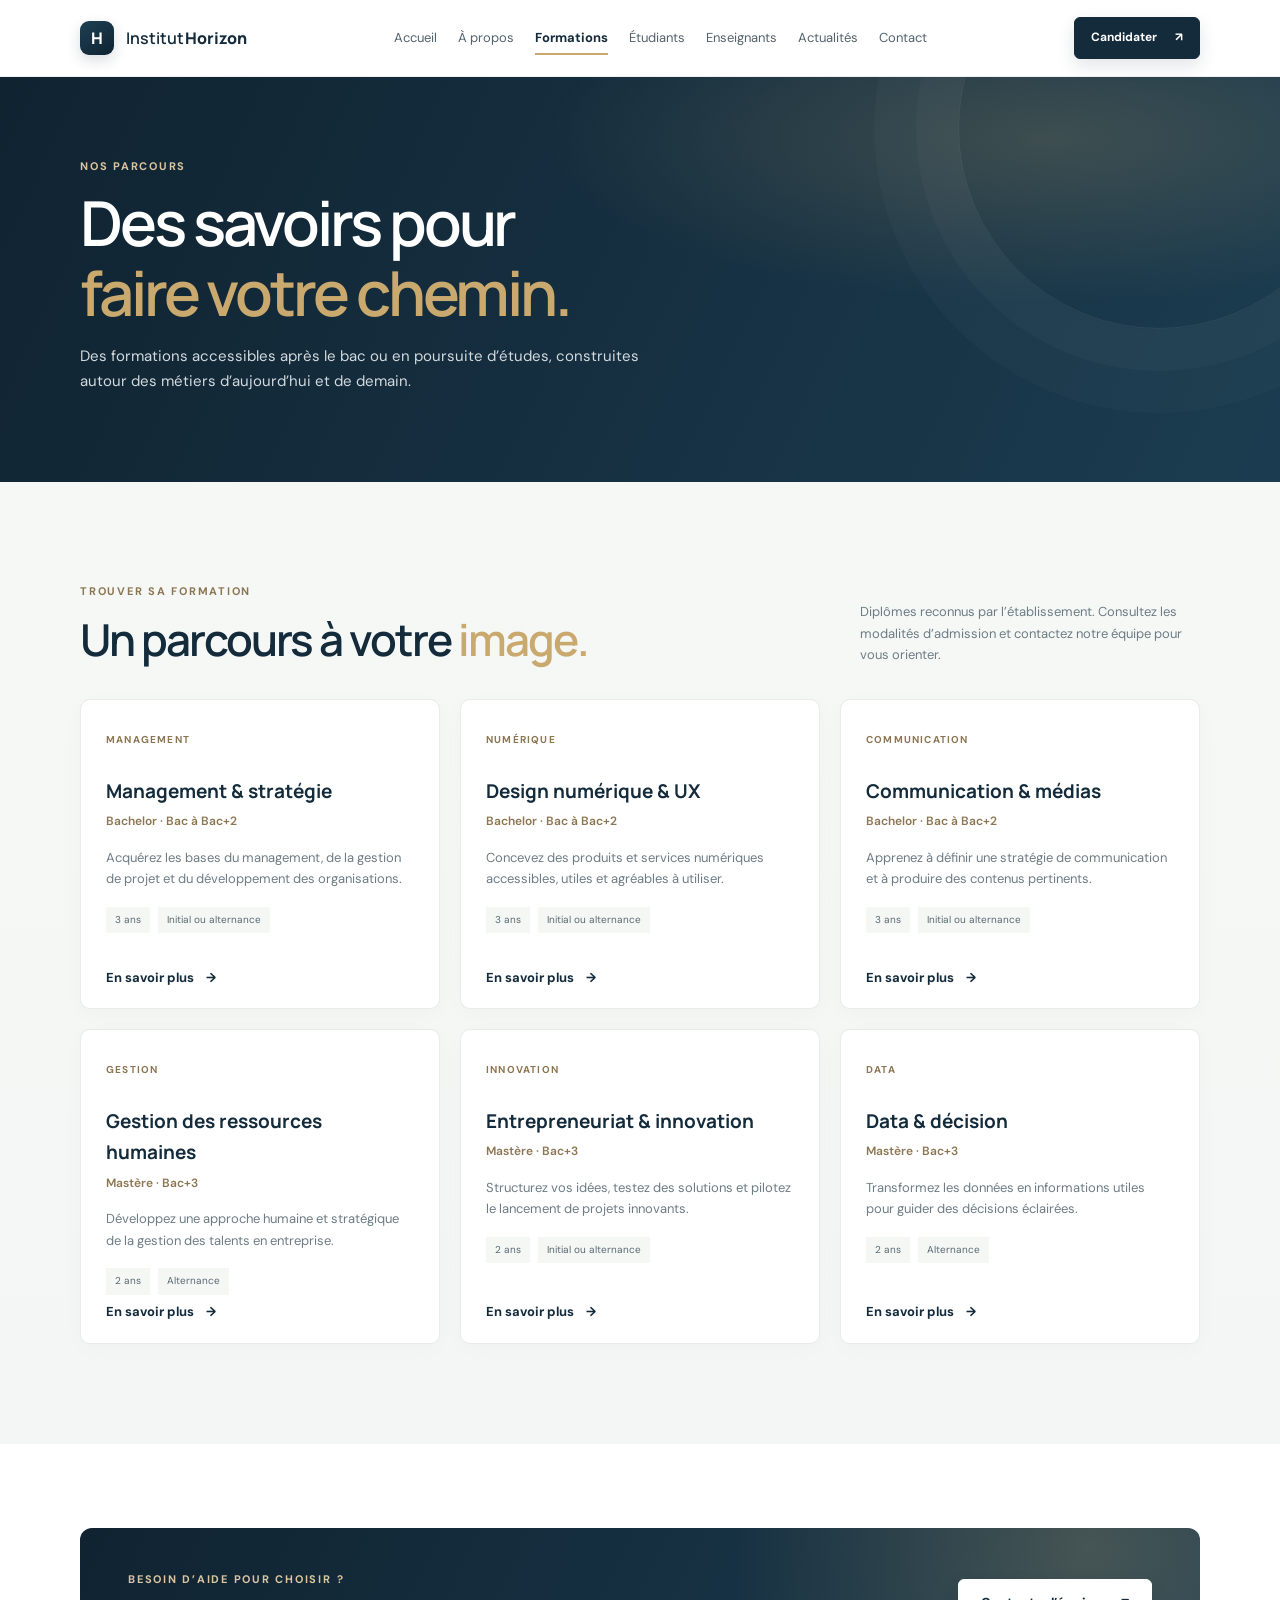
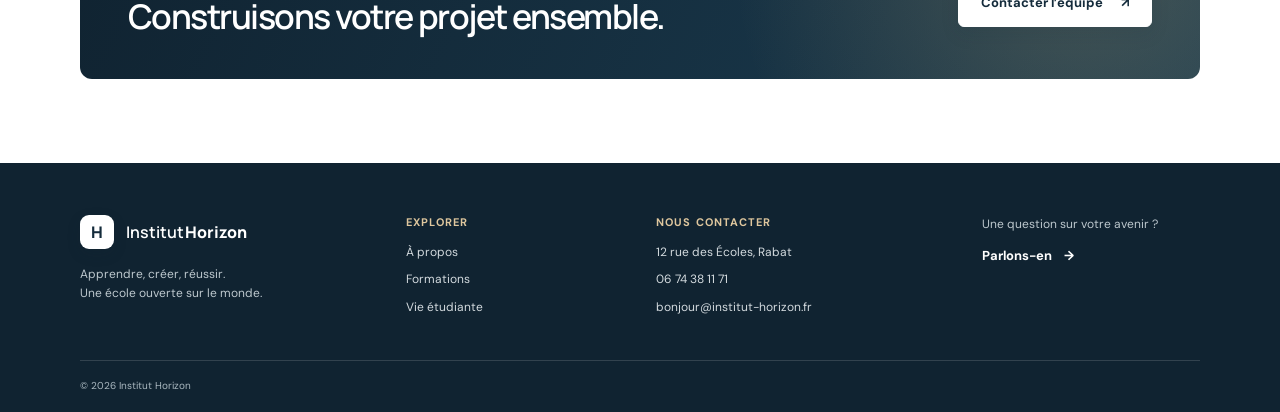
<file: formations.html>
<!DOCTYPE html>
<html lang="fr">
<head>
  <meta charset="UTF-8">
  <meta name="viewport" content="width=device-width, initial-scale=1.0">
  <meta name="description" content="Explorez les formations en management, numérique et communication de l'Institut Horizon.">
  <title>Formations — Institut Horizon</title>
  <link rel="stylesheet" href="style.css">
</head>
<body>
  <header class="site-header"><nav class="navbar container" aria-label="Navigation principale">
    <a class="brand" href="index.html"><span class="brand-mark">H</span> Institut <strong>Horizon</strong></a>
    <div class="nav-links"><a href="index.html">Accueil</a><a href="apropos.html">À propos</a><a class="active" href="formations.html">Formations</a><a href="etudiants.html">Étudiants</a><a href="enseignants.html">Enseignants</a><a href="actualites.html">Actualités</a><a href="contact.html">Contact</a></div>
    <a class="button button-small" href="inscription.html">Candidater <span aria-hidden="true">↗</span></a>
  </nav></header>
  <main>
    <section class="page-hero"><div class="container"><p class="eyebrow eyebrow-light">Nos parcours</p><h1>Des savoirs pour<br><span>faire votre chemin.</span></h1><p>Des formations accessibles après le bac ou en poursuite d’études, construites autour des métiers d’aujourd’hui et de demain.</p></div></section>
    <section class="section section-soft"><div class="container">
      <div class="section-heading"><div><p class="eyebrow">Trouver sa formation</p><h2>Un parcours à votre <span>image.</span></h2></div><p class="section-intro">Diplômes reconnus par l’établissement. Consultez les modalités d’admission et contactez notre équipe pour vous orienter.</p></div>
      <div class="card-grid three-columns">
        <article class="course-card"><span class="card-number">MANAGEMENT</span><h3>Management &amp; stratégie</h3><p class="course-level">Bachelor · Bac à Bac+2</p><p>Acquérez les bases du management, de la gestion de projet et du développement des organisations.</p><div class="course-meta"><span>3 ans</span><span>Initial ou alternance</span></div><a class="card-link" href="contact.html">En savoir plus <span aria-hidden="true">→</span></a></article>
        <article class="course-card"><span class="card-number">NUMÉRIQUE</span><h3>Design numérique &amp; UX</h3><p class="course-level">Bachelor · Bac à Bac+2</p><p>Concevez des produits et services numériques accessibles, utiles et agréables à utiliser.</p><div class="course-meta"><span>3 ans</span><span>Initial ou alternance</span></div><a class="card-link" href="contact.html">En savoir plus <span aria-hidden="true">→</span></a></article>
        <article class="course-card"><span class="card-number">COMMUNICATION</span><h3>Communication &amp; médias</h3><p class="course-level">Bachelor · Bac à Bac+2</p><p>Apprenez à définir une stratégie de communication et à produire des contenus pertinents.</p><div class="course-meta"><span>3 ans</span><span>Initial ou alternance</span></div><a class="card-link" href="contact.html">En savoir plus <span aria-hidden="true">→</span></a></article>
        <article class="course-card"><span class="card-number">GESTION</span><h3>Gestion des ressources humaines</h3><p class="course-level">Mastère · Bac+3</p><p>Développez une approche humaine et stratégique de la gestion des talents en entreprise.</p><div class="course-meta"><span>2 ans</span><span>Alternance</span></div><a class="card-link" href="contact.html">En savoir plus <span aria-hidden="true">→</span></a></article>
        <article class="course-card"><span class="card-number">INNOVATION</span><h3>Entrepreneuriat &amp; innovation</h3><p class="course-level">Mastère · Bac+3</p><p>Structurez vos idées, testez des solutions et pilotez le lancement de projets innovants.</p><div class="course-meta"><span>2 ans</span><span>Initial ou alternance</span></div><a class="card-link" href="contact.html">En savoir plus <span aria-hidden="true">→</span></a></article>
        <article class="course-card"><span class="card-number">DATA</span><h3>Data &amp; décision</h3><p class="course-level">Mastère · Bac+3</p><p>Transformez les données en informations utiles pour guider des décisions éclairées.</p><div class="course-meta"><span>2 ans</span><span>Alternance</span></div><a class="card-link" href="contact.html">En savoir plus <span aria-hidden="true">→</span></a></article>
      </div>
    </div></section>
    <section class="container cta-banner"><div><p class="eyebrow eyebrow-light">Besoin d’aide pour choisir ?</p><h2>Construisons votre projet ensemble.</h2></div><a class="button button-light" href="contact.html">Contacter l’équipe <span aria-hidden="true">↗</span></a></section>
  </main>
  <footer class="site-footer"><div class="container footer-main">
    <div><a class="brand brand-footer" href="index.html"><span class="brand-mark">H</span> Institut <strong>Horizon</strong></a><p>Apprendre, créer, réussir.<br>Une école ouverte sur le monde.</p></div>
    <div class="footer-links"><h2>Explorer</h2><a href="apropos.html">À propos</a><a href="formations.html">Formations</a><a href="etudiants.html">Vie étudiante</a></div>
    <div class="footer-links"><h2>Nous contacter</h2><a href="contact.html">12 rue des Écoles, Rabat</a><a href="tel:+212 06 74 38 11 71">06 74 38 11 71</a><a href="mailto:bonjour@institut-horizon.fr">bonjour@institut-horizon.fr</a></div>
    <div class="footer-apply"><p>Une question sur votre avenir ?</p><a class="text-link text-link-light" href="contact.html">Parlons-en <span aria-hidden="true">→</span></a></div>
  </div><div class="container footer-bottom"><span>© 2026 Institut Horizon</span></div></footer>
</body>
</html>
</file>
<file: style.css>
@import url('https://fonts.googleapis.com/css2?family=DM+Sans:wght@400;500;600;700&family=Manrope:wght@400;500;600;700;800&display=swap');

:root {
  --navy: #142b3b;
  --navy-deep: #102331;
  --ink: #203746;
  --muted: #6d7c85;
  --accent: #c4a878;
  --paper: #fff;
  --soft: #f4f6f5;
  --line: #e5e9e7;
  --font-body: "DM Sans", "Segoe UI", sans-serif;
  --font-heading: "Manrope", "Segoe UI", sans-serif;
}

* { box-sizing: border-box; }
[hidden] { display: none !important; }
html { scroll-behavior: smooth; }
body { margin: 0; color: var(--ink); background: var(--paper); font: 16px/1.65 var(--font-body); }
img { display: block; max-width: 100%; }
a { color: inherit; text-decoration: none; }
.container { width: min(1120px, calc(100% - 48px)); margin-inline: auto; }

.site-header { position: relative; z-index: 2; background: var(--paper); }
.navbar { min-height: 82px; display: flex; align-items: center; justify-content: space-between; gap: 28px; }
.brand { display: inline-flex; align-items: center; gap: 8px; color: var(--navy); font: 600 16px var(--font-heading); white-space: nowrap; }
.brand strong { margin-left: -7px; font-weight: 800; }
.brand-mark { width: 34px; height: 34px; display: grid; place-items: center; margin-right: 4px; background: var(--navy); color: white; font-weight: 800; }
.nav-links { display: flex; align-items: center; gap: 21px; }
.nav-links a { color: #53636c; font-size: 13px; transition: color .2s ease; }
.nav-links a:hover, .nav-links a.active { color: var(--navy); }
.nav-links a.active { font-weight: 700; }

.button { min-height: 48px; display: inline-flex; align-items: center; justify-content: center; gap: 18px; padding: 0 22px; border: 1px solid var(--navy); background: var(--navy); color: white; font-size: 13px; font-weight: 700; transition: background .2s ease, color .2s ease, transform .2s ease; }
.button:hover { transform: translateY(-2px); background: var(--navy-deep); }
.button-small { min-height: 42px; padding-inline: 16px; font-size: 12px; }
.button-light { border-color: white; background: white; color: var(--navy); }
.button-light:hover { background: #edf0ef; color: var(--navy); }
.text-link, .card-link { display: inline-flex; align-items: center; gap: 12px; color: var(--navy); font-size: 13px; font-weight: 700; }
.text-link span, .card-link span { transition: transform .2s ease; }
.text-link:hover span, .card-link:hover span { transform: translateX(4px); }
.text-link-light { color: white; }

.hero { position: relative; min-height: 590px; display: flex; align-items: center; overflow: hidden; background: linear-gradient(90deg, rgba(14, 34, 48, .94) 0%, rgba(14, 34, 48, .78) 46%, rgba(14, 34, 48, .14) 100%), url("https://images.unsplash.com/photo-1523050854058-8df90110c9f1?auto=format&fit=crop&w=2000&q=85") center 48% / cover; color: white; }
.hero-content { padding-block: 84px 104px; }
.eyebrow { margin: 0 0 13px; color: #8c7652; font-size: 11px; font-weight: 700; letter-spacing: .16em; text-transform: uppercase; }
.eyebrow-light { color: #ddc69f; }
h1, h2, h3, p { margin-top: 0; }
h1, h2, h3 { font-family: var(--font-heading); }
.hero h1 { max-width: 700px; margin-bottom: 20px; font-size: clamp(42px, 6vw, 72px); font-weight: 600; letter-spacing: -.055em; line-height: 1.08; }
.hero h1 span, h2 span { color: var(--accent); }
.hero-copy { max-width: 490px; margin-bottom: 28px; color: #e1e6e8; font-size: 16px; }
.hero-actions { display: flex; align-items: center; flex-wrap: wrap; gap: 26px; }
.hero-actions .button { border-color: white; background: white; color: var(--navy); }
.hero-actions .button:hover { background: #edf0ef; }
.hero-note { display: flex; align-items: center; gap: 10px; margin-top: 46px; color: #e0e5e7; font-size: 12px; }
.status-dot { width: 8px; height: 8px; border-radius: 50%; background: #b6d2b2; }
.hero-caption { position: absolute; right: max(24px, calc((100% - 1120px) / 2)); bottom: 24px; color: white; font-size: 11px; }
.hero-caption span { color: #cbd2d5; }

.section { padding-block: 92px; }
.section-soft { background: var(--soft); }
.intro-section { display: grid; grid-template-columns: .95fr 1.05fr; align-items: center; gap: 90px; }
h2 { margin-bottom: 18px; color: var(--navy); font-size: clamp(30px, 4vw, 44px); font-weight: 600; letter-spacing: -.045em; line-height: 1.2; }
.intro-copy > p:not(.eyebrow) { max-width: 480px; margin-bottom: 22px; color: var(--muted); font-size: 14px; }
.stats-grid { display: grid; grid-template-columns: 1fr 1fr; gap: 14px; }
.stat-card { min-height: 132px; padding: 23px; border: 1px solid var(--line); background: white; }
.stat-card strong { color: var(--navy); font: 700 34px var(--font-heading); letter-spacing: -.05em; }
.stat-card strong span { color: #a68b60; }
.stat-card p { margin: 5px 0 0; color: var(--muted); font-size: 12px; }
.section-heading { display: flex; align-items: end; justify-content: space-between; gap: 20px; margin-bottom: 34px; }
.section-heading h2 { margin-bottom: 0; }
.section-heading > .text-link { margin-bottom: 7px; }
.card-grid { display: grid; gap: 20px; }
.three-columns { grid-template-columns: repeat(3, 1fr); }
.program-card { position: relative; min-height: 280px; padding: 26px; border: 1px solid var(--line); background: white; transition: transform .2s ease, box-shadow .2s ease; }
.program-card:hover, .news-card:hover { transform: translateY(-4px); box-shadow: 0 14px 34px rgba(20, 43, 59, .08); }
.card-number { color: #8c7652; font-size: 10px; font-weight: 700; letter-spacing: .12em; }
.program-icon { width: 42px; height: 42px; display: grid; place-items: center; margin: 28px 0 17px; background: #f4f1eb; color: #8c7652; font-size: 21px; }
.program-card h3, .news-card h3, .service-item h3 { margin-bottom: 9px; color: var(--navy); font-size: 17px; line-height: 1.35; }
.program-card p, .service-item p { margin-bottom: 20px; color: var(--muted); font-size: 13px; }
.program-card .card-link { position: absolute; bottom: 22px; }
.service-grid { display: grid; grid-template-columns: repeat(3, 1fr); gap: 32px; }
.service-item { display: flex; gap: 16px; }
.service-icon { width: 44px; height: 44px; flex: 0 0 44px; display: grid; place-items: center; background: #f4f1eb; color: #8c7652; font-size: 20px; }
.service-item h3 { font-size: 15px; }
.service-item p { margin: 0; }
.news-card { overflow: hidden; background: white; transition: transform .2s ease, box-shadow .2s ease; }
.news-card > img { width: 100%; height: 190px; object-fit: cover; }
.news-content { padding: 20px; }
.news-meta { display: flex; justify-content: space-between; gap: 12px; margin-bottom: 12px; color: var(--muted); font-size: 10px; }
.news-meta span { color: #8c7652; font-weight: 700; }
.news-card h3 { min-height: 48px; font-size: 16px; }
.news-card .card-link { font-size: 12px; }
.cta-banner { display: flex; align-items: center; justify-content: space-between; gap: 24px; margin-block: 84px; padding: 42px 48px; background: var(--navy); color: white; }
.cta-banner .eyebrow { margin-bottom: 8px; }
.cta-banner h2 { margin: 0; color: white; font-size: clamp(25px, 3vw, 34px); }

.site-footer { padding-top: 52px; background: var(--navy-deep); color: white; }
.footer-main { display: grid; grid-template-columns: 1.35fr 1fr 1.35fr 1fr; gap: 32px; padding-bottom: 42px; }
.brand-footer { color: white; }
.brand-footer .brand-mark { background: white; color: var(--navy); }
.footer-main > div:first-child > p, .footer-apply p { margin: 16px 0 0; color: #bdc8ce; font-size: 12px; }
.footer-links { display: flex; flex-direction: column; gap: 8px; }
.footer-links h2 { margin: 0 0 6px; color: #dfc79e; font: 700 11px var(--font-body); letter-spacing: .1em; text-transform: uppercase; }
.footer-links a { color: #d3dade; font-size: 12px; }
.footer-links a:hover { color: white; }
.footer-apply p { margin: 0 0 8px; }
.footer-bottom { display: flex; justify-content: space-between; gap: 20px; padding-block: 17px; border-top: 1px solid rgba(255,255,255,.14); color: #aab8c0; font-size: 10px; }

.page-hero { padding-block: 80px 88px; background: linear-gradient(110deg, var(--navy-deep), var(--navy)); color: white; }
.page-hero .container { max-width: 1120px; }
.page-hero h1 { margin-bottom: 17px; font-size: clamp(40px, 5vw, 62px); font-weight: 600; letter-spacing: -.05em; line-height: 1.12; }
.page-hero h1 span { color: var(--accent); }
.page-hero .container > p:last-child { max-width: 560px; margin-bottom: 0; color: #d3dade; font-size: 15px; }
.page-hero-compact { padding-block: 58px 62px; }
.page-hero-compact h1 { font-size: clamp(36px, 4vw, 50px); }
.story-grid { display: grid; grid-template-columns: 1fr 1fr; align-items: center; gap: 64px; }
.story-image { min-height: 400px; background: url("https://images.unsplash.com/photo-1562774053-701939374585?auto=format&fit=crop&w=1000&q=85") center / cover; }
.story-copy > p:not(.eyebrow) { color: var(--muted); font-size: 14px; }
.story-copy .text-link { margin-top: 8px; }
.value-card { padding: 28px; border: 1px solid var(--line); background: white; }
.value-card > span { color: #8c7652; font-size: 11px; font-weight: 700; letter-spacing: .12em; }
.value-card h3 { margin: 30px 0 10px; color: var(--navy); font-size: 19px; }
.value-card p { margin: 0; color: var(--muted); font-size: 13px; }
.fact-grid { display: grid; grid-template-columns: repeat(4, 1fr); border-block: 1px solid var(--line); }
.fact-grid > div { display: flex; flex-direction: column; gap: 5px; padding: 24px; border-right: 1px solid var(--line); }
.fact-grid > div:last-child { border-right: 0; }
.fact-grid strong { color: var(--navy); font: 700 28px var(--font-heading); }
.fact-grid span { color: var(--muted); font-size: 12px; }
.section-intro { max-width: 340px; margin: 0; color: var(--muted); font-size: 13px; }
.course-card { min-height: 310px; position: relative; padding: 25px; border: 1px solid var(--line); background: white; }
.course-card h3 { margin: 24px 0 5px; color: var(--navy); font-size: 19px; }
.course-card > p:not(.course-level) { color: var(--muted); font-size: 13px; }
.course-level { margin-bottom: 15px; color: #8c7652; font-size: 12px; font-weight: 600; }
.course-meta { display: flex; flex-wrap: wrap; gap: 8px; margin: 17px 0 23px; }
.course-meta span { padding: 5px 9px; background: var(--soft); color: #586972; font-size: 10px; }
.course-card .card-link { position: absolute; bottom: 20px; }
.service-card { padding: 25px; border: 1px solid var(--line); }
.service-card .service-icon { margin-bottom: 18px; }
.service-card h3 { margin-bottom: 8px; color: var(--navy); font-size: 16px; }
.service-card p { margin: 0; color: var(--muted); font-size: 13px; }
.dashboard-wrap { display: grid; grid-template-columns: .7fr 1.3fr; align-items: start; gap: 54px; }
.dashboard-note { color: var(--muted); font-size: 13px; }
.dashboard { padding: 26px; border: 1px solid var(--line); background: white; box-shadow: 0 10px 32px rgba(20,43,59,.05); }
.dashboard-top { display: flex; align-items: center; justify-content: space-between; gap: 12px; margin-bottom: 22px; }
.dashboard-label { color: #8c7652; font-size: 9px; font-weight: 700; letter-spacing: .14em; }
.dashboard-top h3 { margin: 3px 0 0; color: var(--navy); font-size: 20px; }
.dashboard-date { color: var(--muted); font-size: 11px; }
.schedule-row { display: grid; grid-template-columns: .65fr 1.25fr 1.25fr; gap: 12px; padding: 13px 8px; border-bottom: 1px solid var(--line); color: #53636c; font-size: 11px; }
.schedule-row strong { color: var(--navy); }
.schedule-head { color: #8b969b; font-size: 9px; font-weight: 700; letter-spacing: .08em; }
.teacher-card { overflow: hidden; border: 1px solid var(--line); background: white; }
.teacher-card > img { width: 100%; height: 245px; object-fit: cover; object-position: center 35%; background: #e7e9e7; }
.teacher-card > div { padding: 20px; }
.teacher-card h3 { margin-bottom: 4px; color: var(--navy); font-size: 17px; }
.teacher-card p { margin-bottom: 4px; color: var(--muted); font-size: 12px; }
.teacher-card .teacher-specialty { color: #8c7652; font-weight: 700; }
.form-layout { display: grid; grid-template-columns: .75fr 1.25fr; align-items: start; gap: 64px; }
.form-aside { padding-top: 15px; }
.form-aside > p:not(.eyebrow) { color: var(--muted); font-size: 14px; }
.aside-contact { display: flex; flex-direction: column; gap: 5px; margin-top: 30px; padding-top: 20px; border-top: 1px solid var(--line); font-size: 13px; }
.aside-contact strong { margin-bottom: 5px; color: var(--navy); }
.aside-contact a { color: var(--muted); }
.form-card { padding: 30px; border: 1px solid var(--line); background: white; }
.form-note, .form-disclaimer { color: var(--muted); font-size: 11px; }
.form-grid { display: grid; grid-template-columns: 1fr 1fr; gap: 17px 16px; margin-block: 20px; }
.form-field { display: flex; flex-direction: column; gap: 6px; }
.form-field-wide { grid-column: 1 / -1; }
.form-field label { color: var(--navy); font-size: 12px; font-weight: 600; }
.form-field input, .form-field select, .form-field textarea { width: 100%; min-height: 44px; padding: 10px 12px; border: 1px solid #dfe5e3; border-radius: 0; outline: none; background: white; color: var(--ink); font: 13px var(--font-body); }
.form-field textarea { min-height: 110px; resize: vertical; }
.form-field input:focus, .form-field select:focus, .form-field textarea:focus { border-color: #8c7652; box-shadow: 0 0 0 2px rgba(196,168,120,.16); }
.form-actions { display: flex; flex-wrap: wrap; gap: 10px; margin-top: 22px; }
.button-outline { border-color: var(--line); background: white; color: var(--navy); }
.button-outline:hover { background: var(--soft); }
.form-disclaimer { margin: 15px 0 0; }
.portal-links { display: grid; grid-template-columns: repeat(2, 1fr); gap: 18px; margin-bottom: 32px; }
.portal-link-card { display: flex; flex-direction: column; gap: 7px; padding: 23px; border: 1px solid var(--line); background: white; transition: transform .2s ease, box-shadow .2s ease; }
.portal-link-card:hover { transform: translateY(-3px); box-shadow: 0 12px 28px rgba(20,43,59,.08); }
.portal-link-card .eyebrow { margin-bottom: 0; }
.portal-link-card strong { color: var(--navy); font: 600 18px var(--font-heading); }
.portal-link-card > span:last-child { color: var(--muted); font-size: 12px; }
.portal-layout { display: grid; grid-template-columns: .8fr 1.2fr; align-items: start; gap: 64px; }
.portal-demo-notice { margin: 0 0 22px; padding: 11px 13px; border-left: 3px solid var(--accent); background: #f8f6f1; color: #66583f; font-size: 12px; }
.portal-field-spaced { margin-top: 17px; }
.portal-status { display: inline-flex; align-items: center; padding: 5px 9px; background: #f4f1eb; color: #806b47; font-size: 10px; font-weight: 700; }
.portal-admin-panel { border: 1px solid var(--line); background: white; }
.portal-admin-top { display: flex; align-items: center; justify-content: space-between; gap: 20px; padding: 23px; border-bottom: 1px solid var(--line); }
.portal-admin-top h3 { margin: 0 0 4px; color: var(--navy); font-size: 18px; }
.portal-admin-top p { margin: 0; color: var(--muted); font-size: 12px; }
.portal-table-wrap { overflow-x: auto; }
.portal-table { width: 100%; border-collapse: collapse; text-align: left; }
.portal-table th, .portal-table td { padding: 14px 18px; border-bottom: 1px solid var(--line); font-size: 12px; white-space: nowrap; }
.portal-table th { color: var(--muted); font-size: 10px; letter-spacing: .08em; text-transform: uppercase; }
.portal-table td { color: var(--ink); }
.portal-table tr:last-child td { border-bottom: 0; }
.portal-login { display: grid; grid-template-columns: .8fr 1.2fr; align-items: start; gap: 64px; }
.portal-demo-credentials { margin: 15px 0 0; color: var(--muted); font-size: 11px; }
.portal-error { margin: 16px 0 0; color: #a63232; font-size: 12px; }
.portal-feedback { margin: 16px 0; color: #356b4d; font-size: 12px; }
.portal-feedback.portal-error { color: #a63232; }
.portal-table details { min-width: 180px; white-space: normal; }
.portal-table summary { color: var(--navy); font-size: 11px; cursor: pointer; }
.portal-table details p { margin: 8px 0 0; color: var(--muted); white-space: normal; }
.payment-history { min-width: 240px; margin: 8px 0 0; padding-left: 18px; color: var(--muted); font-size: 11px; white-space: normal; }
.payment-history li + li { margin-top: 6px; }
.portal-workspace[hidden], .portal-record-panel[hidden], .portal-record-form[hidden] { display: none; }
.portal-workspace-heading { display: flex; align-items: end; justify-content: space-between; gap: 20px; margin-bottom: 24px; }
.portal-workspace-heading h2 { margin: 0; }
.portal-tabs { display: flex; gap: 8px; margin-bottom: 18px; border-bottom: 1px solid var(--line); }
.portal-tab { padding: 12px 18px; border: 0; border-bottom: 2px solid transparent; background: transparent; color: var(--muted); font: 600 13px var(--font-body); cursor: pointer; }
.portal-tab.active { border-bottom-color: var(--accent); color: var(--navy); }
.portal-search-label { color: var(--navy); font-size: 12px; font-weight: 600; }
.portal-search { width: min(250px, 100%); min-height: 42px; padding: 9px 12px; border: 1px solid #dfe5e3; background: white; color: var(--ink); font: 13px var(--font-body); }
.portal-record-form { margin: 22px; padding: 22px; border: 1px solid var(--line); background: var(--soft); }
.portal-record-form h3 { margin-bottom: 12px; color: var(--navy); font-size: 17px; }
.portal-record-form .form-grid { margin-block: 0; }
.portal-action { margin-right: 10px; padding: 0; border: 0; background: transparent; color: var(--navy); font: 700 11px var(--font-body); cursor: pointer; }
.portal-action-danger { color: #a63232; }
.portal-empty { margin: 0; padding: 20px; color: var(--muted); font-size: 13px; }
.contact-layout { display: grid; grid-template-columns: .8fr 1.2fr; gap: 70px; }
.contact-details h2 { font-size: clamp(29px, 3.5vw, 40px); }
.contact-detail { display: flex; align-items: flex-start; gap: 14px; margin-top: 27px; }
.contact-detail strong { color: var(--navy); font-size: 13px; }
.contact-detail p { margin: 4px 0 0; color: var(--muted); font-size: 12px; }
.contact-detail a:hover { color: var(--navy); }
.contact-form h2 { margin: 7px 0 24px; font-size: 27px; }
.map-panel { position: relative; margin-bottom: 84px; border: 1px solid var(--line); background: #e9eee9; }
.map-grid { min-height: 270px; background-color: #edf0e9; background-image: linear-gradient(28deg, transparent 47%, #fff 48%, #fff 51%, transparent 52%), linear-gradient(106deg, transparent 45%, #fff 46%, #fff 49%, transparent 50%), linear-gradient(165deg, transparent 44%, #d8e4d7 45%, #d8e4d7 54%, transparent 55%), linear-gradient(75deg, transparent 65%, #dce5d8 66%, #dce5d8 74%, transparent 75%); background-size: 230px 190px, 270px 210px, 330px 240px, 360px 270px; }
.map-label { position: absolute; z-index: 1; top: 50%; left: 50%; display: flex; align-items: center; gap: 12px; padding: 12px 16px; transform: translate(-50%, -50%); background: white; box-shadow: 0 8px 25px rgba(20,43,59,.14); }
.map-pin { width: 32px; height: 32px; display: grid; place-items: center; background: var(--navy); color: white; font-weight: 700; }
.map-label div { display: flex; flex-direction: column; white-space: nowrap; }
.map-label strong { color: var(--navy); font-size: 12px; }
.map-label div span { color: var(--muted); font-size: 10px; }
.map-caption { margin: 0; padding: 9px 14px; background: white; color: var(--muted); font-size: 10px; }

@media (max-width: 980px) {
  .navbar { flex-wrap: wrap; padding-block: 14px; }
  .nav-links { order: 3; width: 100%; justify-content: center; flex-wrap: wrap; gap: 10px 20px; }
  .intro-section { gap: 40px; }
  .footer-main { grid-template-columns: 1fr 1fr; }
  .story-grid, .form-layout, .contact-layout, .portal-layout, .portal-login { gap: 38px; }
  .dashboard-wrap { grid-template-columns: 1fr; gap: 20px; }
}
@media (max-width: 680px) {
  .container { width: min(100% - 36px, 540px); }
  .navbar { gap: 12px; }
  .brand { font-size: 14px; }
  .nav-links { justify-content: flex-start; gap: 8px 17px; }
  .nav-links a { font-size: 12px; }
  .hero { min-height: 570px; background-position: 58% center; }
  .hero-content { padding-block: 72px 94px; }
  .hero h1 { font-size: clamp(42px, 12vw, 58px); }
  .hero-caption { font-size: 9px; }
  .section { padding-block: 68px; }
  .intro-section { grid-template-columns: 1fr; gap: 30px; }
  .page-hero { padding-block: 62px; }
  .page-hero-compact { padding-block: 48px; }
  .story-grid, .form-layout, .contact-layout, .portal-layout, .portal-login { grid-template-columns: 1fr; gap: 28px; }
  .story-image { min-height: 270px; }
  .fact-grid { grid-template-columns: 1fr 1fr; }
  .fact-grid > div:nth-child(2) { border-right: 0; }
  .fact-grid > div:nth-child(-n+2) { border-bottom: 1px solid var(--line); }
  .section-intro { max-width: none; }
  .stats-grid { gap: 10px; }
  .stat-card { min-height: 112px; padding: 17px; }
  .stat-card strong { font-size: 29px; }
  .section-heading { align-items: flex-start; flex-direction: column; gap: 14px; }
  .three-columns, .service-grid { grid-template-columns: 1fr; }
  .portal-links { grid-template-columns: 1fr; }
  .portal-admin-top { align-items: flex-start; flex-direction: column; }
  .portal-workspace-heading { align-items: flex-start; flex-direction: column; }
  .portal-search { width: 100%; }
  .form-card { padding: 22px 18px; }
  .form-grid { grid-template-columns: 1fr; }
  .form-field-wide { grid-column: auto; }
  .schedule-row { grid-template-columns: .55fr 1fr 1fr; gap: 7px; padding-inline: 3px; font-size: 9px; }
  .dashboard { padding: 18px 12px; }
  .dashboard-date { font-size: 9px; }
  .teacher-card > img { height: 280px; }
  .map-panel { margin-bottom: 56px; }
  .program-card { min-height: 270px; }
  .news-card > img { height: 210px; }
  .news-card h3 { min-height: 0; }
  .cta-banner { align-items: flex-start; flex-direction: column; margin-block: 56px; padding: 30px 24px; }
  .footer-main { grid-template-columns: 1fr 1fr; gap: 28px 18px; }
  .footer-bottom { flex-direction: column; gap: 5px; }
}

/* Contemporary finish shared across the school pages */
:root {
  --accent: #c9a96e;
  --mint: #d7eee4;
  --line: #e7ece9;
  --soft: #f5f7f5;
}

body { background: #fff; }
.site-header { position: sticky; top: 0; z-index: 20; border-bottom: 1px solid rgba(20,43,59,.07); background: rgba(255,255,255,.94); backdrop-filter: blur(16px); }
.navbar { min-height: 76px; }
.brand-mark { border-radius: 9px; background: linear-gradient(145deg, #1d4054, #102331); box-shadow: 0 5px 14px rgba(16,35,49,.16); }
.nav-links a { position: relative; padding-block: 9px; }
.nav-links a::after { position: absolute; right: 0; bottom: 3px; left: 0; height: 2px; transform: scaleX(0); transform-origin: left; background: var(--accent); content: ""; transition: transform .2s ease; }
.nav-links a:hover::after, .nav-links a.active::after { transform: scaleX(1); }
.button { border-radius: 6px; box-shadow: 0 7px 18px rgba(20,43,59,.12); }
.button:focus-visible, .text-link:focus-visible, .card-link:focus-visible, .nav-links a:focus-visible { outline: 3px solid #d5bd91; outline-offset: 4px; }
.hero { min-height: 640px; background-image: linear-gradient(90deg, rgba(10,27,39,.94) 0%, rgba(12,31,43,.78) 50%, rgba(14,34,48,.2) 100%), url("https://images.unsplash.com/photo-1523580494863-6f3031224c94?auto=format&fit=crop&w=2000&q=85"); }
.hero-layout { position: relative; display: grid; grid-template-columns: minmax(0, 1.35fr) minmax(260px, .65fr); align-items: center; gap: 56px; }
.hero-content { padding-block: 82px 92px; }
.hero h1 { font-size: clamp(46px, 6vw, 76px); }
.hero-card { align-self: center; padding: 28px; border: 1px solid rgba(255,255,255,.27); border-radius: 14px; background: rgba(255,255,255,.12); box-shadow: 0 22px 65px rgba(0,0,0,.18); backdrop-filter: blur(18px); }
.hero-card-top { display: flex; align-items: center; gap: 10px; color: #e6d5b5; font-size: 9px; font-weight: 700; letter-spacing: .14em; }
.hero-card-icon { width: 30px; height: 30px; display: grid; place-items: center; border: 1px solid rgba(255,255,255,.28); border-radius: 9px; font-size: 16px; }
.hero-card > p { margin: 28px 0 22px; color: #eff3f2; font: 500 20px/1.5 var(--font-heading); letter-spacing: -.03em; }
.hero-card > p strong { color: #fff; font-weight: 700; }
.hero-card-divider { height: 1px; background: rgba(255,255,255,.2); }
.hero-card-stats { display: grid; grid-template-columns: 1fr 1fr; gap: 12px; padding-block: 18px; }
.hero-card-stats > div { display: flex; flex-direction: column; gap: 2px; }
.hero-card-stats strong { color: #fff; font: 700 25px var(--font-heading); }
.hero-card-stats span { color: #d4dfe2; font-size: 10px; }
.hero-card-link { display: flex; justify-content: space-between; gap: 12px; padding-top: 15px; border-top: 1px solid rgba(255,255,255,.2); color: #fff; font-size: 11px; font-weight: 700; }
.hero-card-link span { color: #e2c99e; }
.quick-facts { position: relative; z-index: 1; background: #fff; box-shadow: 0 12px 35px rgba(20,43,59,.06); }
.quick-facts-inner { min-height: 106px; display: grid; grid-template-columns: 1.5fr 1fr 1.25fr 1fr 1.15fr; align-items: center; gap: 20px; }
.quick-facts-inner > p { display: flex; align-items: center; gap: 10px; margin: 0; color: var(--navy); font-size: 12px; font-weight: 700; }
.quick-facts-dot { width: 8px; height: 8px; flex: 0 0 8px; border-radius: 50%; background: #6ca88c; box-shadow: 0 0 0 5px #eaf4ee; }
.quick-facts-inner > div { display: flex; flex-direction: column; gap: 1px; padding-left: 20px; border-left: 1px solid var(--line); }
.quick-facts-inner > div strong { color: var(--navy); font: 700 15px var(--font-heading); }
.quick-facts-inner > div span { color: var(--muted); font-size: 10px; }
.quick-facts-inner > a { display: flex; align-items: center; justify-content: center; gap: 8px; min-height: 42px; border: 1px solid var(--line); border-radius: 5px; color: var(--navy); font-size: 11px; font-weight: 700; transition: background .2s ease, border-color .2s ease; }
.quick-facts-inner > a:hover { border-color: var(--navy); background: var(--soft); }
.section { padding-block: 100px; }
.section-soft { background: linear-gradient(180deg, #f6f8f6, #f3f6f4); }
.program-card, .course-card, .value-card, .service-card, .form-card, .dashboard, .portal-link-card, .teacher-card { border-radius: 10px; }
.program-card, .course-card, .value-card, .service-card { box-shadow: 0 5px 22px rgba(20,43,59,.025); transition: transform .25s ease, box-shadow .25s ease, border-color .25s ease; }
.program-card:hover, .course-card:hover, .value-card:hover, .service-card:hover { transform: translateY(-5px); border-color: #d5ded9; box-shadow: 0 18px 38px rgba(20,43,59,.09); }
.news-card { border: 1px solid var(--line); border-radius: 10px; }
.news-card > img { transition: transform .5s ease; }
.news-card:hover > img { transform: scale(1.035); }
.news-card h3 { min-height: 0; }
.program-icon, .service-icon { border-radius: 10px; }
.story-image { border-radius: 12px; box-shadow: 18px 18px 0 #edf2ee; }
.cta-banner { border-radius: 12px; background: radial-gradient(circle at 90% 15%, rgba(201,169,110,.25), transparent 35%), linear-gradient(115deg, #102331, #1b3c50); }
.page-hero { position: relative; overflow: hidden; background: radial-gradient(ellipse at 82% 15%, rgba(201,169,110,.21), transparent 34%), linear-gradient(115deg, #102331, #1b3c50); }
.page-hero::after { position: absolute; top: -150px; right: -80px; width: 400px; height: 400px; border: 1px solid rgba(255,255,255,.08); border-radius: 50%; box-shadow: 0 0 0 42px rgba(255,255,255,.025), 0 0 0 84px rgba(255,255,255,.02); content: ""; }
.page-hero .container { position: relative; z-index: 1; }
.experience-section { overflow: hidden; background: #f4f6f3; }
.experience-grid { display: grid; grid-template-columns: 1.05fr .95fr; align-items: center; gap: 78px; }
.experience-visual { position: relative; min-height: 470px; }
.experience-visual::before { position: absolute; top: -16px; left: -16px; width: 90px; height: 90px; border-top: 2px solid var(--accent); border-left: 2px solid var(--accent); content: ""; }
.experience-visual img { width: 100%; height: 470px; border-radius: 12px; object-fit: cover; }
.experience-image-label { position: absolute; right: -20px; bottom: 26px; display: flex; flex-direction: column; gap: 4px; min-width: 225px; padding: 18px 22px; border-radius: 8px; background: white; box-shadow: 0 12px 32px rgba(20,43,59,.14); }
.experience-image-label span { color: #8c7652; font-size: 9px; font-weight: 700; letter-spacing: .13em; }
.experience-image-label strong { color: var(--navy); font: 600 14px var(--font-heading); }
.experience-copy > p:not(.eyebrow) { max-width: 460px; color: var(--muted); font-size: 14px; }
.experience-points { margin: 26px 0; border-top: 1px solid #dfe6e1; }
.experience-points > div { display: grid; grid-template-columns: 34px 1fr; gap: 12px; padding-block: 14px; border-bottom: 1px solid #dfe6e1; }
.experience-points > div > span { color: #9b8359; font-size: 10px; font-weight: 700; letter-spacing: .08em; }
.experience-points p { margin: 0; color: var(--muted); font-size: 12px; }
.experience-points strong { color: var(--navy); }
.event-grid { display: grid; grid-template-columns: repeat(3, 1fr); gap: 16px; }
.event-card { display: grid; grid-template-columns: 58px 1fr 28px; align-items: start; gap: 15px; min-height: 168px; padding: 21px; border: 1px solid var(--line); border-radius: 9px; background: #fff; transition: transform .2s ease, box-shadow .2s ease; }
.event-card:hover { transform: translateY(-4px); box-shadow: 0 14px 28px rgba(20,43,59,.08); }
.event-date { display: flex; flex-direction: column; align-items: center; padding: 8px 4px; border-radius: 6px; background: #eef4f0; color: var(--navy); }
.event-date strong { font: 700 23px var(--font-heading); line-height: 1.1; }
.event-date span { margin-top: 4px; color: #687b70; font-size: 9px; font-weight: 700; letter-spacing: .08em; }
.event-date-accent { background: #f7f1e7; }
.event-date-accent span { color: #8c7652; }
.event-type { color: #8c7652; font-size: 8px; font-weight: 700; letter-spacing: .1em; }
.event-details h3 { margin: 7px 0 5px; color: var(--navy); font-size: 14px; line-height: 1.4; }
.event-details p { margin: 0; color: var(--muted); font-size: 10px; line-height: 1.55; }
.event-card > a { width: 28px; height: 28px; display: grid; place-items: center; border: 1px solid var(--line); border-radius: 50%; color: var(--navy); font-size: 12px; transition: color .2s ease, background .2s ease; }
.event-card > a:hover { background: var(--navy); color: #fff; }
.testimonial-section { position: relative; overflow: hidden; padding-block: 76px; background: #142f40; color: white; }
.testimonial-content { position: relative; max-width: 850px; }
.testimonial-content blockquote { max-width: 740px; margin: 18px 0 26px; color: white; font: 500 clamp(23px, 3.2vw, 38px)/1.35 var(--font-heading); letter-spacing: -.035em; }
.testimonial-author { display: flex; align-items: center; gap: 12px; }
.testimonial-avatar { width: 40px; height: 40px; display: grid; place-items: center; border: 1px solid rgba(255,255,255,.35); border-radius: 50%; background: rgba(255,255,255,.12); color: #e7d2ac; font-size: 10px; font-weight: 700; }
.testimonial-author > div { display: flex; flex-direction: column; gap: 2px; }
.testimonial-author strong { color: #fff; font-size: 11px; }
.testimonial-author div span { color: #c5d0d5; font-size: 10px; }
.testimonial-mark { position: absolute; top: -55px; right: 10px; color: rgba(255,255,255,.08); font: 200 200px/1 Georgia, serif; }

@media (max-width: 980px) {
  .hero-layout { grid-template-columns: minmax(0, 1.2fr) minmax(220px, .8fr); gap: 30px; }
  .quick-facts-inner { grid-template-columns: 1.35fr 1fr 1.15fr 1fr; gap: 14px; padding-block: 17px; }
  .quick-facts-inner > a { grid-column: 1 / -1; min-height: 36px; }
  .experience-grid { gap: 45px; }
  .event-grid { grid-template-columns: 1fr 1fr; }
  .event-card:last-child { grid-column: 1 / -1; }
}
@media (max-width: 680px) {
  .site-header { position: relative; }
  .navbar { min-height: 68px; }
  .hero { min-height: auto; }
  .hero-layout { grid-template-columns: 1fr; gap: 0; }
  .hero-content { padding-block: 67px 28px; }
  .hero h1 { font-size: clamp(43px, 11vw, 60px); }
  .hero-card { margin: 0 0 68px; padding: 21px; }
  .hero-card > p { margin-block: 18px; font-size: 18px; }
  .hero-note { margin-top: 30px; }
  .quick-facts-inner { grid-template-columns: 1fr 1fr; gap: 15px 10px; padding-block: 20px; }
  .quick-facts-inner > p, .quick-facts-inner > a { grid-column: 1 / -1; }
  .quick-facts-inner > div { padding-left: 12px; }
  .quick-facts-inner > div:nth-of-type(2) { border-left: 0; }
  .section { padding-block: 70px; }
  .experience-grid { grid-template-columns: 1fr; gap: 42px; }
  .experience-visual, .experience-visual img { min-height: 300px; height: 300px; }
  .experience-image-label { right: -5px; bottom: 14px; min-width: 195px; padding: 14px 17px; }
  .experience-visual::before { top: -10px; left: -8px; width: 55px; height: 55px; }
  .event-grid { grid-template-columns: 1fr; }
  .event-card:last-child { grid-column: auto; }
  .event-card { min-height: 145px; }
  .testimonial-section { padding-block: 62px; }
  .testimonial-mark { top: -35px; right: 0; font-size: 150px; }
}
@media (prefers-reduced-motion: reduce) {
  *, *::before, *::after { scroll-behavior: auto !important; transition-duration: .01ms !important; animation-duration: .01ms !important; animation-iteration-count: 1 !important; }
}
</file>
